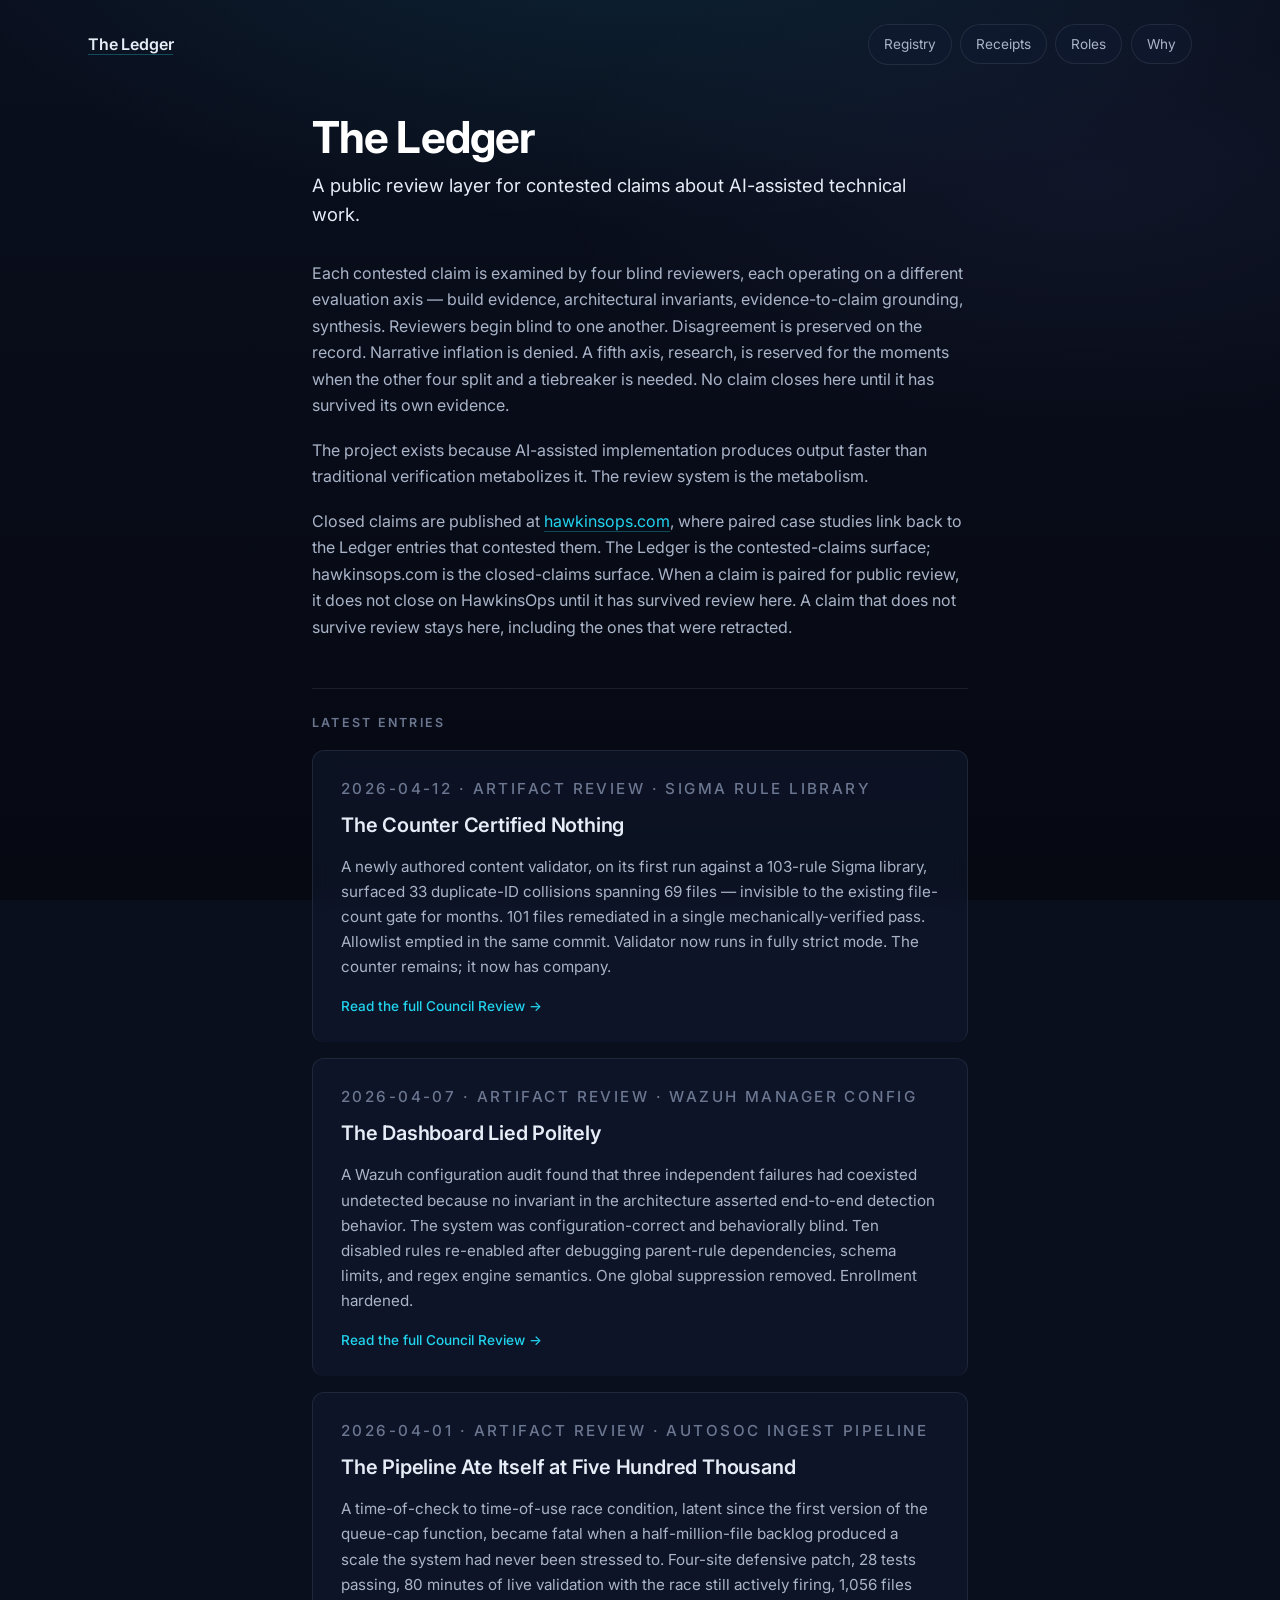
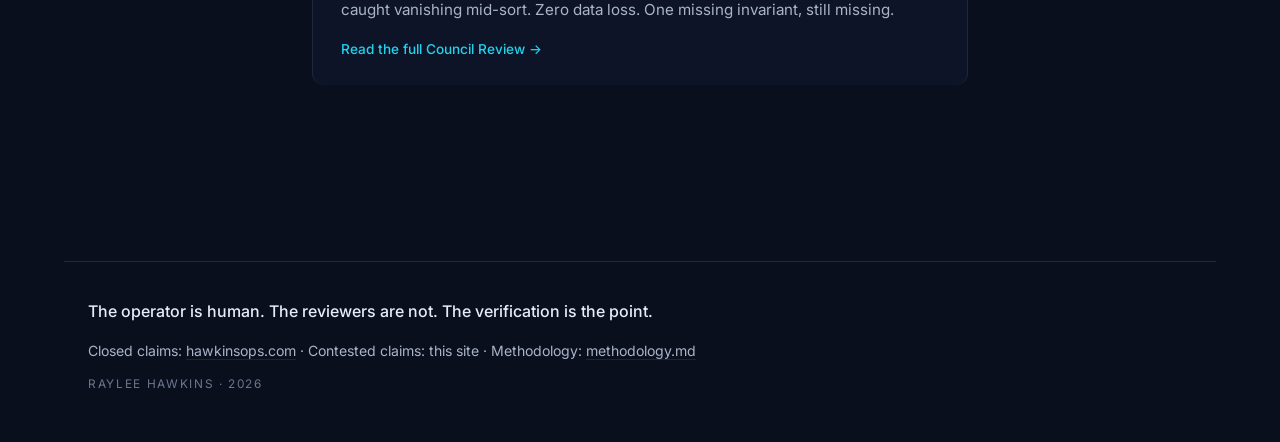
<file: index.html>
<!DOCTYPE html>
<html lang="en">
<head>
<meta charset="utf-8">
<meta name="viewport" content="width=device-width, initial-scale=1">
<title>The Ledger</title>
<meta name="description" content="A public review layer for contested claims about AI-assisted technical work.">
<meta property="og:title" content="The Ledger">
<meta property="og:description" content="A public review layer for contested claims about AI-assisted technical work.">
<meta property="og:type" content="website">
<meta property="og:url" content="https://rayleeops.com/">
<link rel="preconnect" href="https://fonts.googleapis.com">
<link rel="preconnect" href="https://fonts.gstatic.com" crossorigin>
<link href="https://fonts.googleapis.com/css2?family=Inter:wght@400;500;600;700&family=JetBrains+Mono:wght@400;500&display=swap" rel="stylesheet">
<link rel="stylesheet" href="/styles.css">
</head>
<body>
<nav class="site">
  <span class="brand"><a href="/">The Ledger</a></span>
  <a class="pill" href="/registry.html">Registry</a>
  <a class="pill" href="/receipts.html">Receipts</a>
  <a class="pill" href="/roles.html">Roles</a>
  <a class="pill" href="/why.html">Why</a>
</nav>

<main class="wrap">
  <h1>The Ledger</h1>
  <p class="lede">A public review layer for contested claims about AI-assisted technical work.</p>

  <p>Each contested claim is examined by four blind reviewers, each operating on a different evaluation axis &mdash; build evidence, architectural invariants, evidence-to-claim grounding, synthesis. Reviewers begin blind to one another. Disagreement is preserved on the record. Narrative inflation is denied. A fifth axis, research, is reserved for the moments when the other four split and a tiebreaker is needed. No claim closes here until it has survived its own evidence.</p>

  <p>The project exists because AI-assisted implementation produces output faster than traditional verification metabolizes it. The review system is the metabolism.</p>

  <p>Closed claims are published at <a href="https://hawkinsops.com/">hawkinsops.com</a>, where paired case studies link back to the Ledger entries that contested them. The Ledger is the contested-claims surface; hawkinsops.com is the closed-claims surface. When a claim is paired for public review, it does not close on HawkinsOps until it has survived review here. A claim that does not survive review stays here, including the ones that were retracted.</p>

  <h2>Latest entries</h2>

  <a class="entry-card" href="/entries/2026-04-11-counter-certified-nothing.html">
    <p class="meta">2026-04-12 &middot; Artifact Review &middot; Sigma rule library</p>
    <h3>The Counter Certified Nothing</h3>
    <p>A newly authored content validator, on its first run against a 103-rule Sigma library, surfaced 33 duplicate-ID collisions spanning 69 files &mdash; invisible to the existing file-count gate for months. 101 files remediated in a single mechanically-verified pass. Allowlist emptied in the same commit. Validator now runs in fully strict mode. The counter remains; it now has company.</p>
    <span class="read">Read the full Council Review &rarr;</span>
  </a>

  <a class="entry-card" href="/entries/2026-04-07-dashboard-lied-politely.html">
    <p class="meta">2026-04-07 &middot; Artifact Review &middot; Wazuh manager config</p>
    <h3>The Dashboard Lied Politely</h3>
    <p>A Wazuh configuration audit found that three independent failures had coexisted undetected because no invariant in the architecture asserted end-to-end detection behavior. The system was configuration-correct and behaviorally blind. Ten disabled rules re-enabled after debugging parent-rule dependencies, schema limits, and regex engine semantics. One global suppression removed. Enrollment hardened.</p>
    <span class="read">Read the full Council Review &rarr;</span>
  </a>

  <a class="entry-card" href="/entries/2026-04-01-pipeline-ate-itself.html">
    <p class="meta">2026-04-01 &middot; Artifact Review &middot; AutoSOC ingest pipeline</p>
    <h3>The Pipeline Ate Itself at Five Hundred Thousand</h3>
    <p>A time-of-check to time-of-use race condition, latent since the first version of the queue-cap function, became fatal when a half-million-file backlog produced a scale the system had never been stressed to. Four-site defensive patch, 28 tests passing, 80 minutes of live validation with the race still actively firing, 1,056 files caught vanishing mid-sort. Zero data loss. One missing invariant, still missing.</p>
    <span class="read">Read the full Council Review &rarr;</span>
  </a>
</main>

<footer class="site">
  <p class="discipline">The operator is human. The reviewers are not. The verification is the point.</p>
  <p class="surfaces">Closed claims: <a href="https://hawkinsops.com">hawkinsops.com</a> &middot; Contested claims: this site &middot; Methodology: <a href="https://github.com/raylee-hawkins/rayleeops/blob/main/methodology.md">methodology.md</a></p>
  <p class="meta-line">Raylee Hawkins &middot; 2026</p>
</footer>
</body>
</html>
</file>
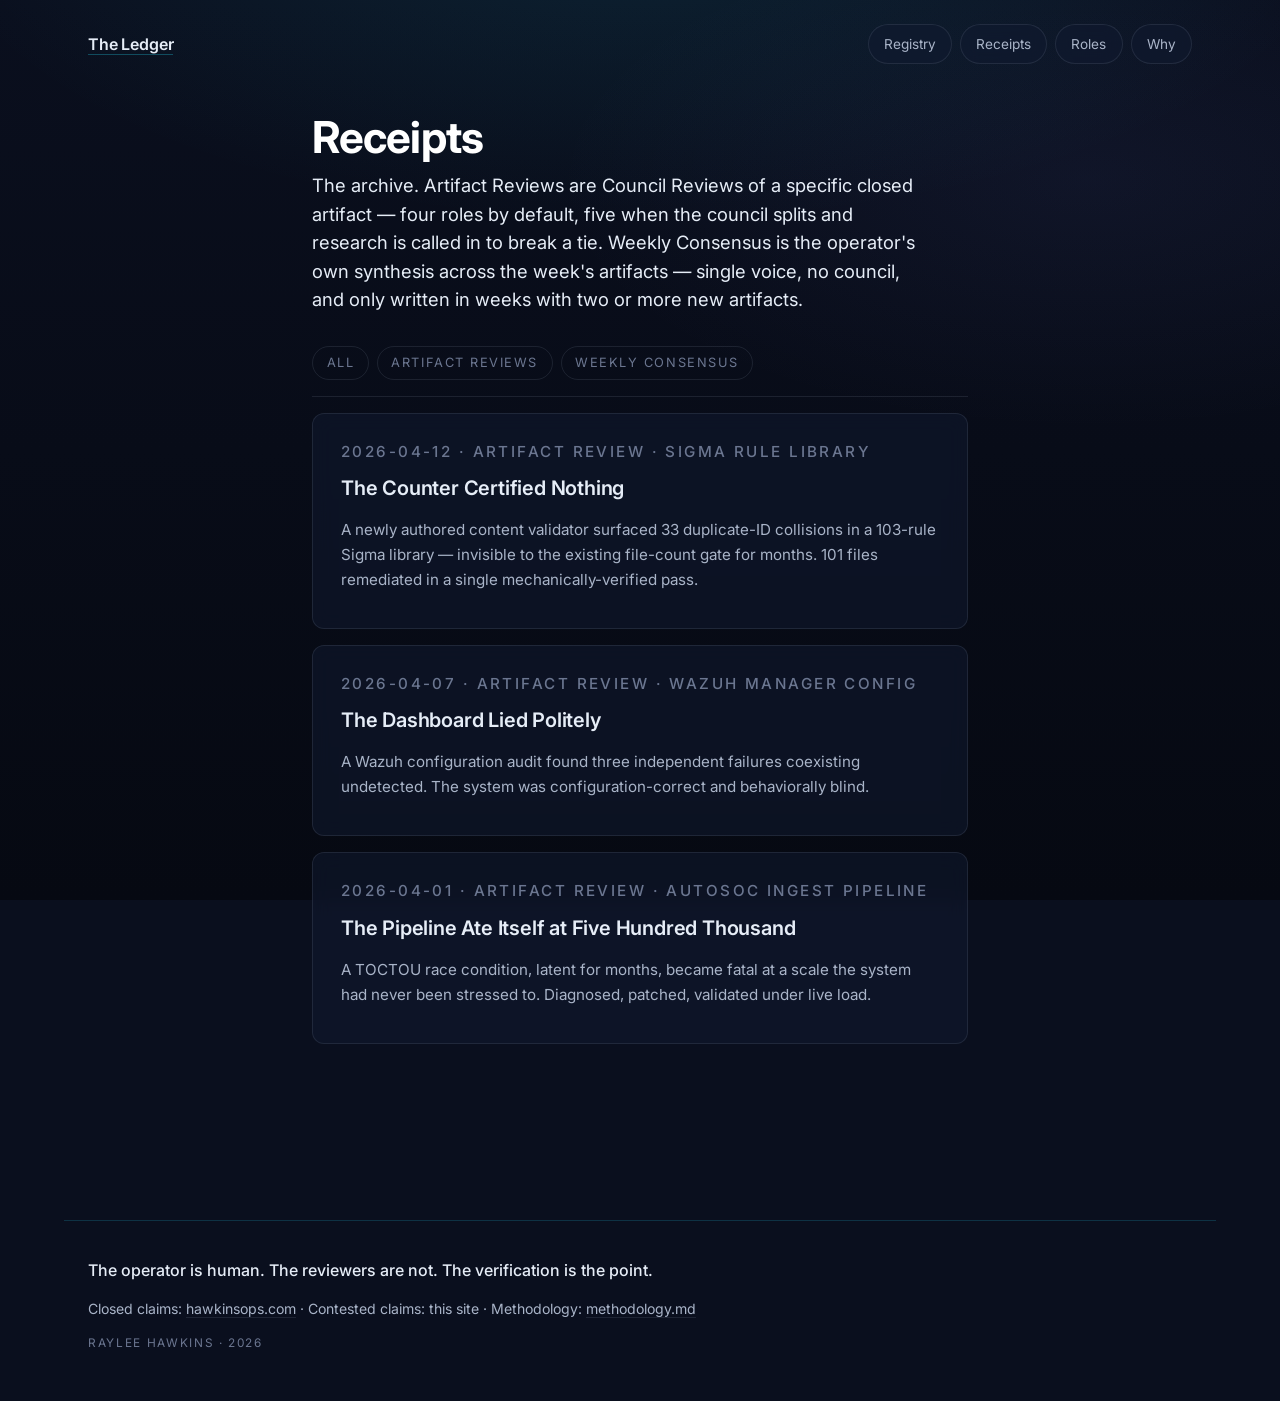
<file: receipts.html>
<!DOCTYPE html>
<html lang="en">
<head>
<meta charset="utf-8">
<meta name="viewport" content="width=device-width, initial-scale=1">
<title>Receipts &mdash; The Ledger</title>
<meta name="description" content="The archive of Artifact Reviews and Weekly Consensus entries published on The Ledger.">
<meta property="og:title" content="Receipts &mdash; The Ledger">
<meta property="og:description" content="The archive of Artifact Reviews and Weekly Consensus entries published on The Ledger.">
<meta property="og:type" content="website">
<meta property="og:url" content="https://rayleeops.com/receipts.html">
<link rel="preconnect" href="https://fonts.googleapis.com">
<link rel="preconnect" href="https://fonts.gstatic.com" crossorigin>
<link href="https://fonts.googleapis.com/css2?family=Inter:wght@400;500;600;700&family=JetBrains+Mono:wght@400;500&display=swap" rel="stylesheet">
<link rel="stylesheet" href="/styles.css">
</head>
<body>
<nav class="site">
  <span class="brand"><a href="/">The Ledger</a></span>
  <a class="pill" href="/registry.html">Registry</a>
  <a class="pill" href="/receipts.html">Receipts</a>
  <a class="pill" href="/roles.html">Roles</a>
  <a class="pill" href="/why.html">Why</a>
</nav>

<main class="wrap">
  <h1>Receipts</h1>
  <p class="lede">The archive. Artifact Reviews are Council Reviews of a specific closed artifact &mdash; four roles by default, five when the council splits and research is called in to break a tie. Weekly Consensus is the operator's own synthesis across the week's artifacts &mdash; single voice, no council, and only written in weeks with two or more new artifacts.</p>

  <div id="all"></div>
  <div id="artifact"></div>
  <div id="consensus"></div>

  <nav class="ledger-filter">
    <a href="#all">All</a>
    <a href="#artifact">Artifact Reviews</a>
    <a href="#consensus">Weekly Consensus</a>
  </nav>

  <div class="archive">
    <div class="entry-card type-artifact">
      <p class="meta">2026-04-12 &middot; Artifact Review &middot; Sigma rule library</p>
      <h3><a href="/entries/2026-04-11-counter-certified-nothing.html">The Counter Certified Nothing</a></h3>
      <p>A newly authored content validator surfaced 33 duplicate-ID collisions in a 103-rule Sigma library &mdash; invisible to the existing file-count gate for months. 101 files remediated in a single mechanically-verified pass.</p>
    </div>

    <div class="entry-card type-artifact">
      <p class="meta">2026-04-07 &middot; Artifact Review &middot; Wazuh manager config</p>
      <h3><a href="/entries/2026-04-07-dashboard-lied-politely.html">The Dashboard Lied Politely</a></h3>
      <p>A Wazuh configuration audit found three independent failures coexisting undetected. The system was configuration-correct and behaviorally blind.</p>
    </div>

    <div class="entry-card type-artifact">
      <p class="meta">2026-04-01 &middot; Artifact Review &middot; AutoSOC ingest pipeline</p>
      <h3><a href="/entries/2026-04-01-pipeline-ate-itself.html">The Pipeline Ate Itself at Five Hundred Thousand</a></h3>
      <p>A TOCTOU race condition, latent for months, became fatal at a scale the system had never been stressed to. Diagnosed, patched, validated under live load.</p>
    </div>
  </div>
</main>

<footer class="site">
  <p class="discipline">The operator is human. The reviewers are not. The verification is the point.</p>
  <p class="surfaces">Closed claims: <a href="https://hawkinsops.com">hawkinsops.com</a> &middot; Contested claims: this site &middot; Methodology: <a href="https://github.com/raylee-hawkins/rayleeops/blob/main/methodology.md">methodology.md</a></p>
  <p class="meta-line">Raylee Hawkins &middot; 2026</p>
</footer>
</body>
</html>
</file>
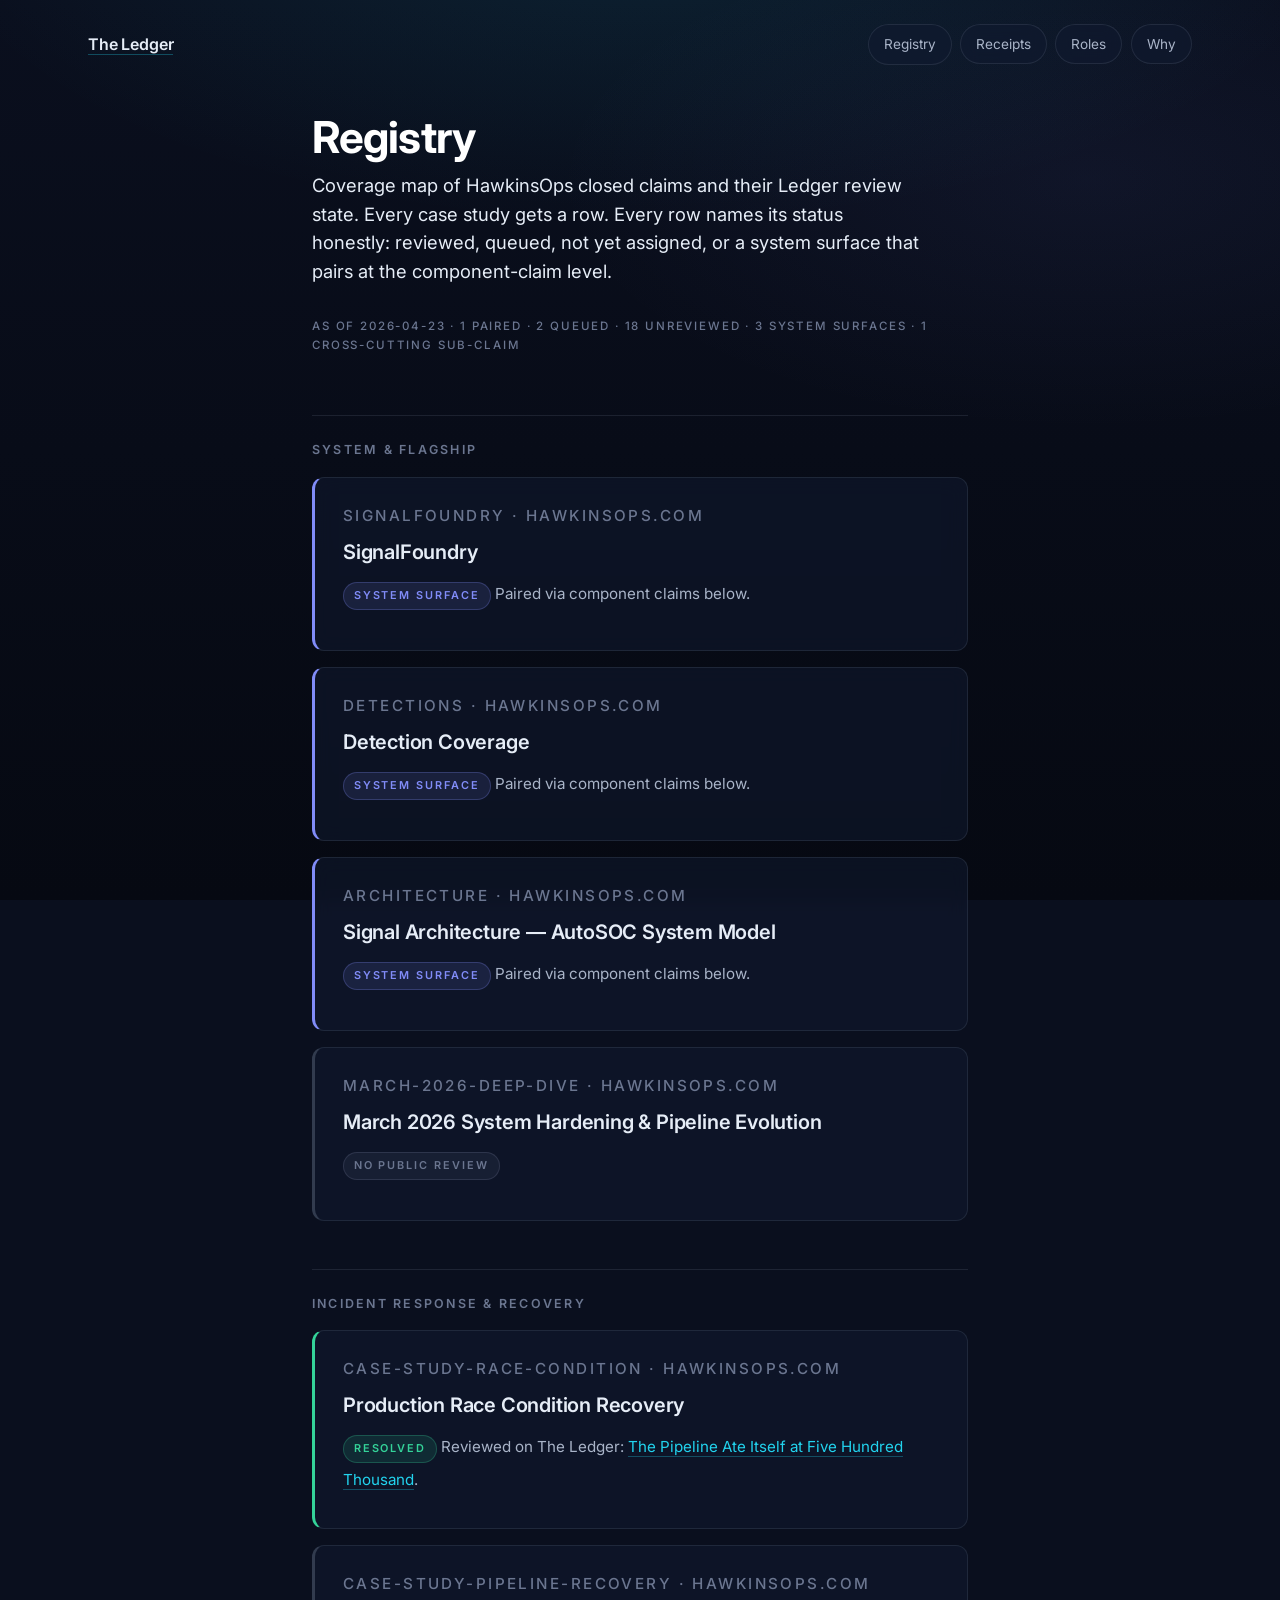
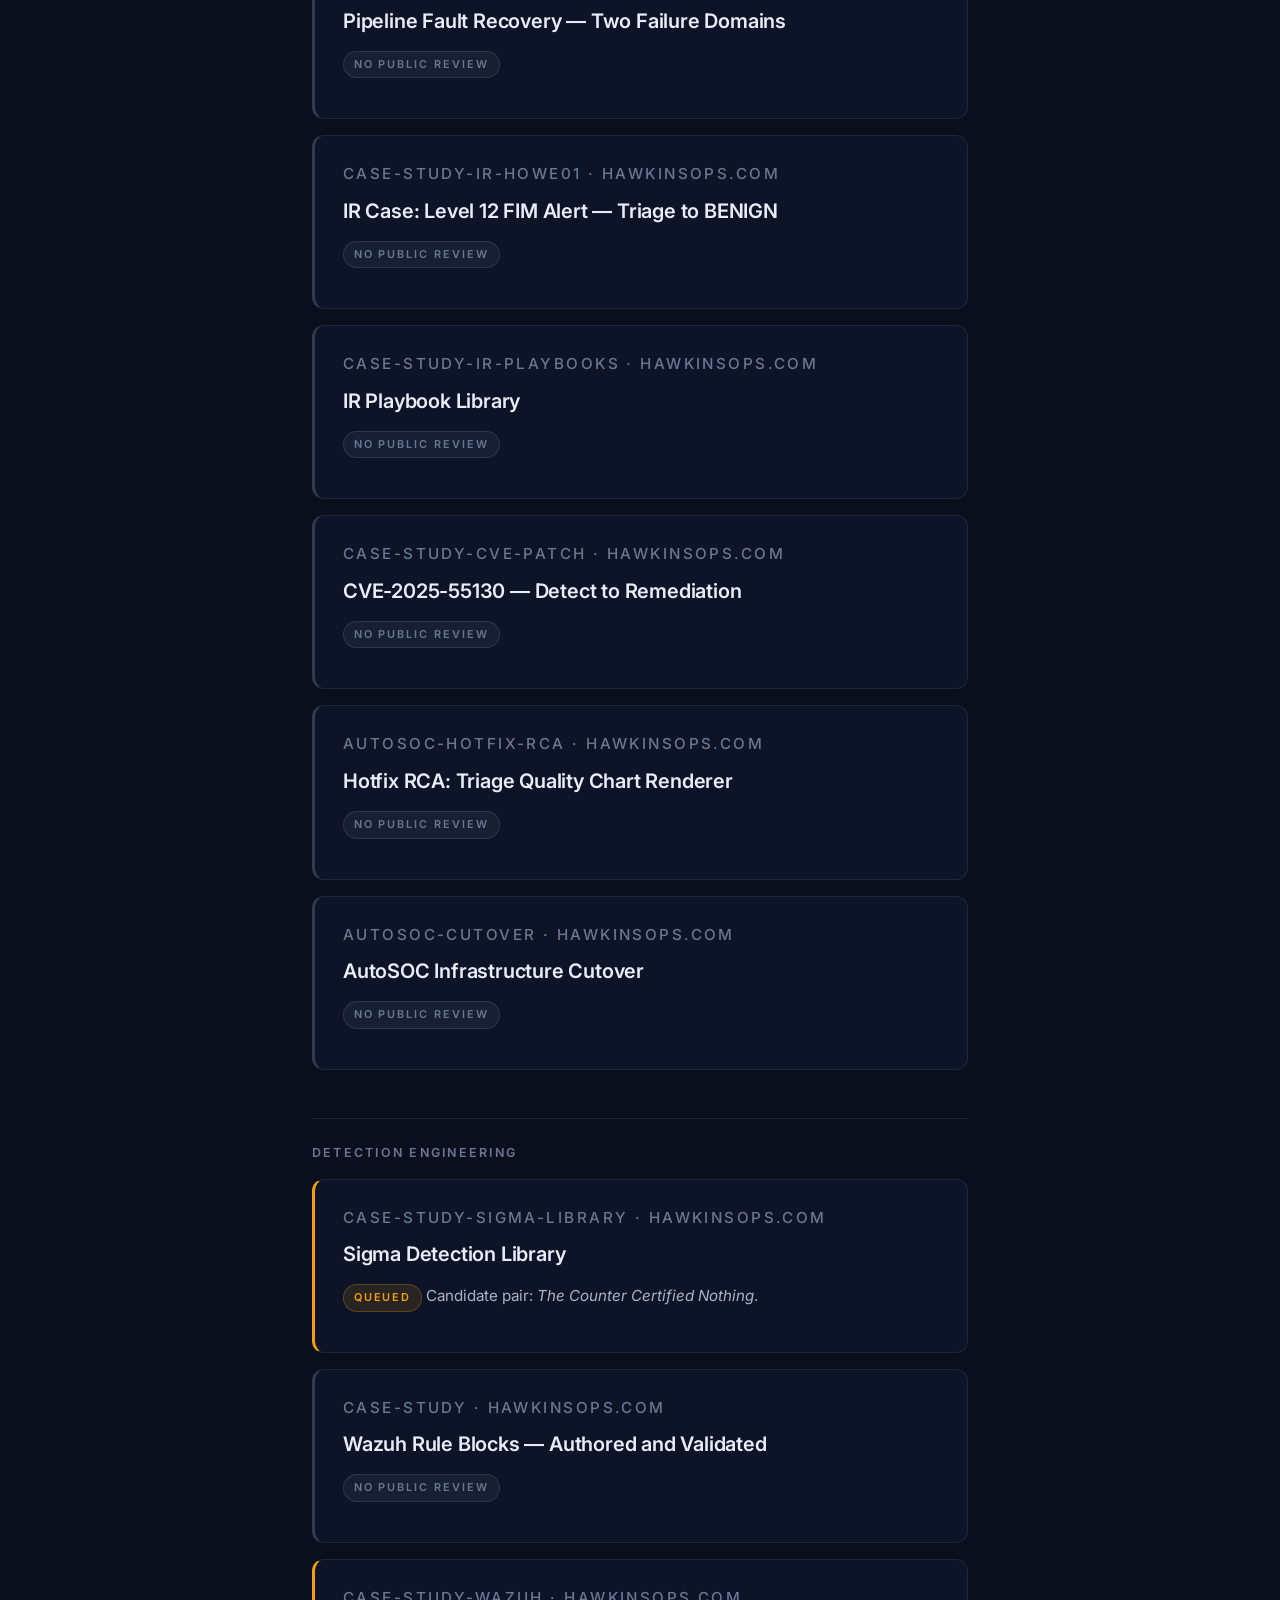
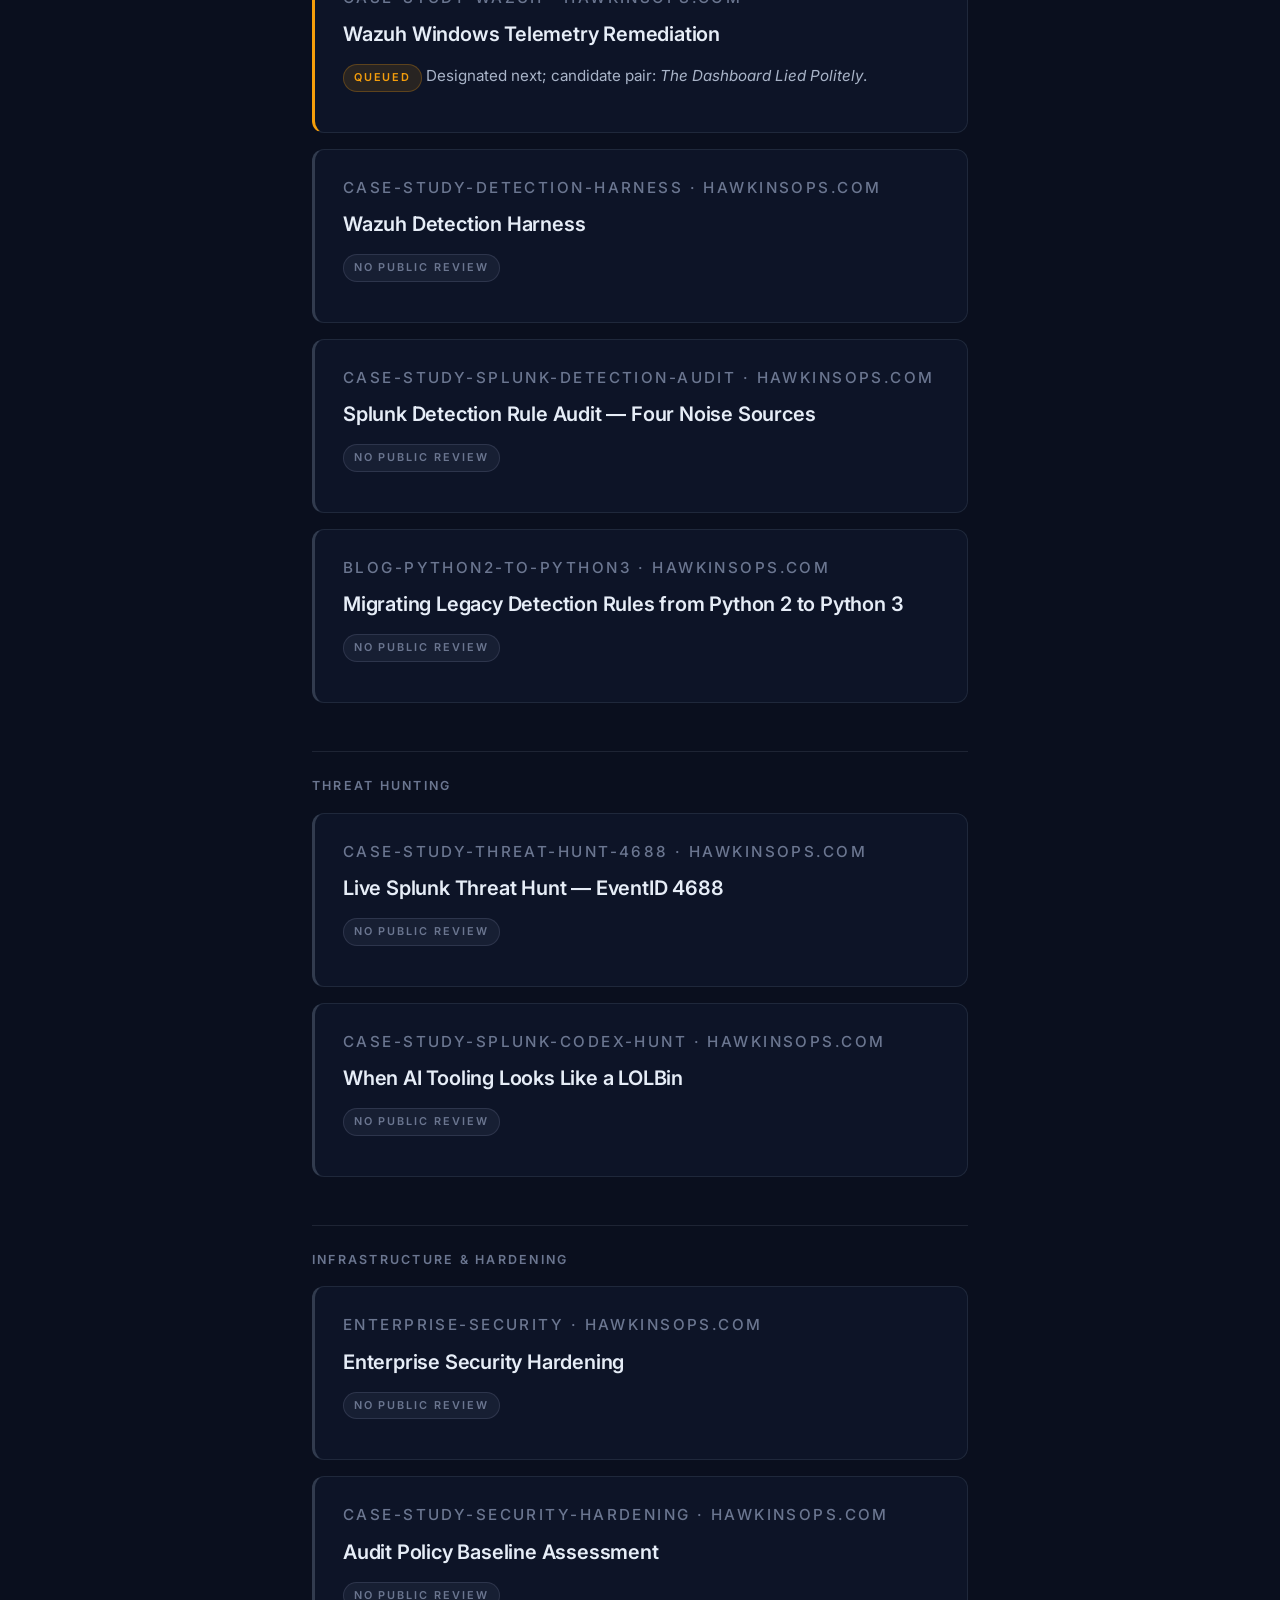
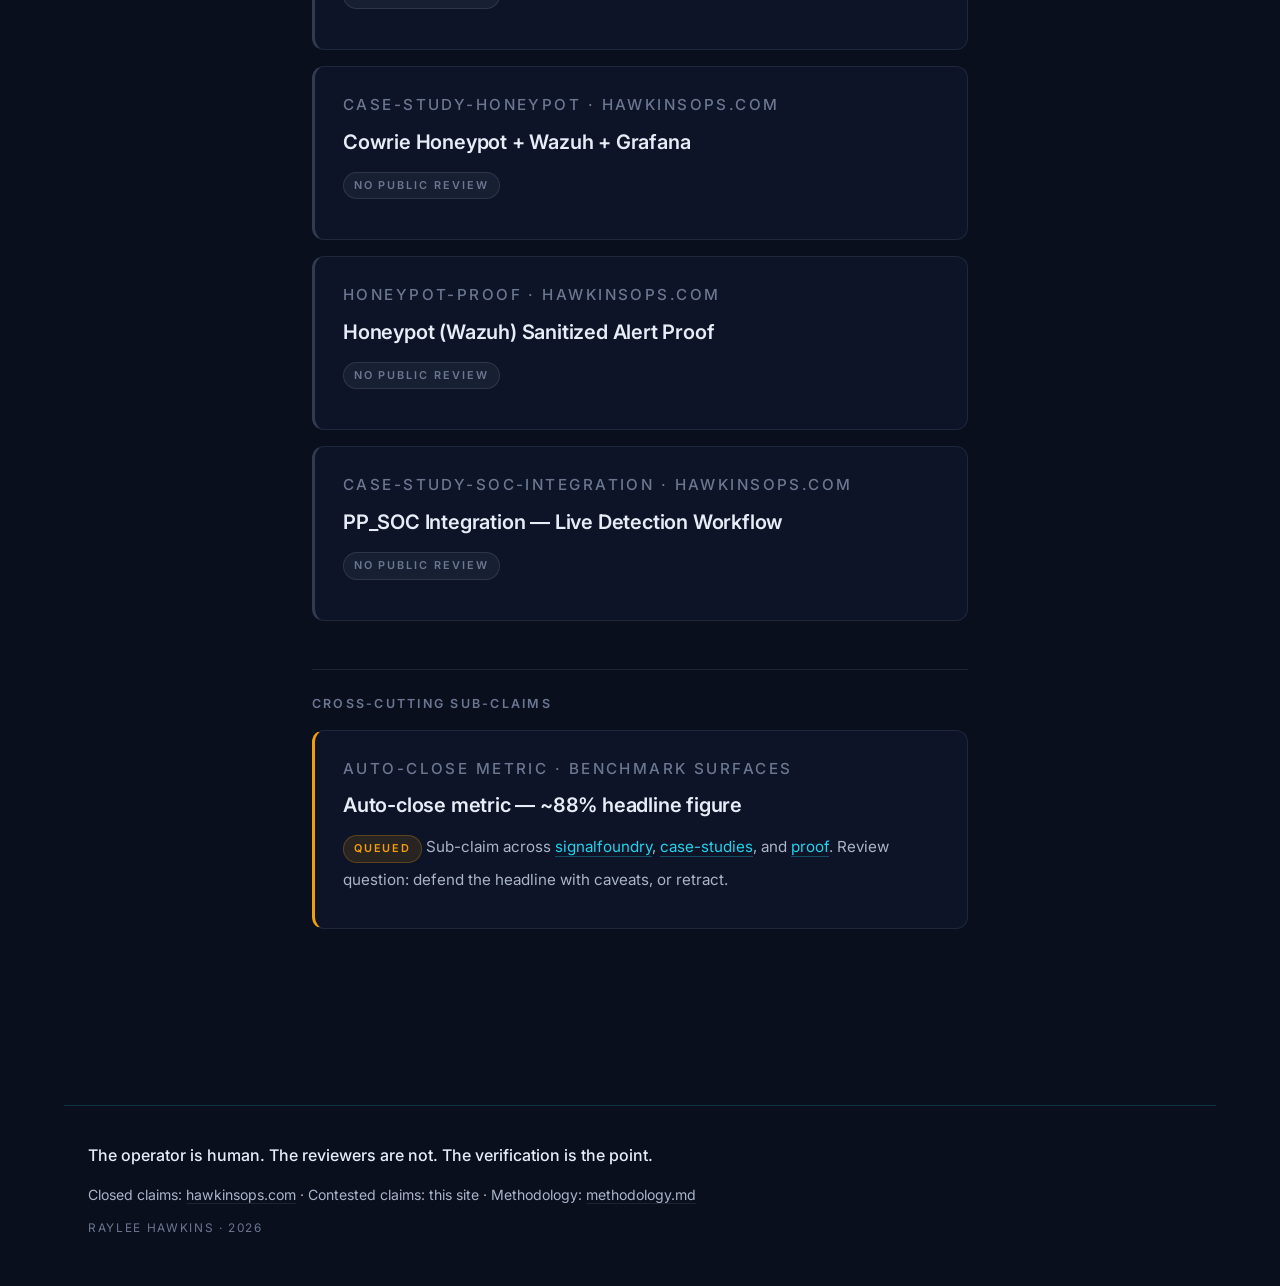
<file: registry.html>
<!DOCTYPE html>
<html lang="en">
<head>
<meta charset="utf-8">
<meta name="viewport" content="width=device-width, initial-scale=1">
<title>Registry &mdash; The Ledger</title>
<meta name="description" content="Coverage map of HawkinsOps closed claims and their Ledger review state. Every case study gets a row. Every row names its status honestly.">
<meta property="og:title" content="Registry &mdash; The Ledger">
<meta property="og:description" content="Coverage map of HawkinsOps closed claims and their Ledger review state. Every case study gets a row. Every row names its status honestly.">
<meta property="og:type" content="website">
<meta property="og:url" content="https://rayleeops.com/registry.html">
<link rel="preconnect" href="https://fonts.googleapis.com">
<link rel="preconnect" href="https://fonts.gstatic.com" crossorigin>
<link href="https://fonts.googleapis.com/css2?family=Inter:wght@400;500;600;700&family=JetBrains+Mono:wght@400;500&display=swap" rel="stylesheet">
<link rel="stylesheet" href="/styles.css">
</head>
<body>
<nav class="site">
  <span class="brand"><a href="/">The Ledger</a></span>
  <a class="pill" href="/registry.html">Registry</a>
  <a class="pill" href="/receipts.html">Receipts</a>
  <a class="pill" href="/roles.html">Roles</a>
  <a class="pill" href="/why.html">Why</a>
</nav>

<main class="wrap">
  <h1>Registry</h1>
  <p class="lede">Coverage map of HawkinsOps closed claims and their Ledger review state. Every case study gets a row. Every row names its status honestly: reviewed, queued, not yet assigned, or a system surface that pairs at the component-claim level.</p>

  <p class="meta">As of 2026-04-23 &middot; 1 paired &middot; 2 queued &middot; 18 unreviewed &middot; 3 system surfaces &middot; 1 cross-cutting sub-claim</p>

  <h2>System &amp; flagship</h2>

  <div class="entry-card state-system">
    <p class="meta">signalfoundry &middot; hawkinsops.com</p>
    <h3><a href="https://hawkinsops.com/signalfoundry">SignalFoundry</a></h3>
    <p><span class="role-label">System surface</span> Paired via component claims below.</p>
  </div>

  <div class="entry-card state-system">
    <p class="meta">detections &middot; hawkinsops.com</p>
    <h3><a href="https://hawkinsops.com/detections">Detection Coverage</a></h3>
    <p><span class="role-label">System surface</span> Paired via component claims below.</p>
  </div>

  <div class="entry-card state-system">
    <p class="meta">architecture &middot; hawkinsops.com</p>
    <h3><a href="https://hawkinsops.com/architecture">Signal Architecture &mdash; AutoSOC System Model</a></h3>
    <p><span class="role-label">System surface</span> Paired via component claims below.</p>
  </div>

  <div class="entry-card state-unreviewed">
    <p class="meta">march-2026-deep-dive &middot; hawkinsops.com</p>
    <h3><a href="https://hawkinsops.com/march-2026-deep-dive">March 2026 System Hardening &amp; Pipeline Evolution</a></h3>
    <p><span class="role-label">No public review</span></p>
  </div>

  <h2>Incident response &amp; recovery</h2>

  <div class="entry-card state-resolved">
    <p class="meta">case-study-race-condition &middot; hawkinsops.com</p>
    <h3><a href="https://hawkinsops.com/case-study-race-condition">Production Race Condition Recovery</a></h3>
    <p><span class="role-label">Resolved</span> Reviewed on The Ledger: <a href="/entries/2026-04-01-pipeline-ate-itself.html">The Pipeline Ate Itself at Five Hundred Thousand</a>.</p>
  </div>

  <div class="entry-card state-unreviewed">
    <p class="meta">case-study-pipeline-recovery &middot; hawkinsops.com</p>
    <h3><a href="https://hawkinsops.com/case-study-pipeline-recovery">Pipeline Fault Recovery &mdash; Two Failure Domains</a></h3>
    <p><span class="role-label">No public review</span></p>
  </div>

  <div class="entry-card state-unreviewed">
    <p class="meta">case-study-ir-howe01 &middot; hawkinsops.com</p>
    <h3><a href="https://hawkinsops.com/case-study-ir-howe01">IR Case: Level 12 FIM Alert &mdash; Triage to BENIGN</a></h3>
    <p><span class="role-label">No public review</span></p>
  </div>

  <div class="entry-card state-unreviewed">
    <p class="meta">case-study-ir-playbooks &middot; hawkinsops.com</p>
    <h3><a href="https://hawkinsops.com/case-study-ir-playbooks">IR Playbook Library</a></h3>
    <p><span class="role-label">No public review</span></p>
  </div>

  <div class="entry-card state-unreviewed">
    <p class="meta">case-study-cve-patch &middot; hawkinsops.com</p>
    <h3><a href="https://hawkinsops.com/case-study-cve-patch">CVE-2025-55130 &mdash; Detect to Remediation</a></h3>
    <p><span class="role-label">No public review</span></p>
  </div>

  <div class="entry-card state-unreviewed">
    <p class="meta">autosoc-hotfix-rca &middot; hawkinsops.com</p>
    <h3><a href="https://hawkinsops.com/autosoc-hotfix-rca">Hotfix RCA: Triage Quality Chart Renderer</a></h3>
    <p><span class="role-label">No public review</span></p>
  </div>

  <div class="entry-card state-unreviewed">
    <p class="meta">autosoc-cutover &middot; hawkinsops.com</p>
    <h3><a href="https://hawkinsops.com/autosoc-cutover">AutoSOC Infrastructure Cutover</a></h3>
    <p><span class="role-label">No public review</span></p>
  </div>

  <h2>Detection engineering</h2>

  <div class="entry-card state-queued">
    <p class="meta">case-study-sigma-library &middot; hawkinsops.com</p>
    <h3><a href="https://hawkinsops.com/case-study-sigma-library">Sigma Detection Library</a></h3>
    <p><span class="role-label">Queued</span> Candidate pair: <em>The Counter Certified Nothing</em>.</p>
  </div>

  <div class="entry-card state-unreviewed">
    <p class="meta">case-study &middot; hawkinsops.com</p>
    <h3><a href="https://hawkinsops.com/case-study">Wazuh Rule Blocks &mdash; Authored and Validated</a></h3>
    <p><span class="role-label">No public review</span></p>
  </div>

  <div class="entry-card state-queued">
    <p class="meta">case-study-wazuh &middot; hawkinsops.com</p>
    <h3><a href="https://hawkinsops.com/case-study-wazuh">Wazuh Windows Telemetry Remediation</a></h3>
    <p><span class="role-label">Queued</span> Designated next; candidate pair: <em>The Dashboard Lied Politely</em>.</p>
  </div>

  <div class="entry-card state-unreviewed">
    <p class="meta">case-study-detection-harness &middot; hawkinsops.com</p>
    <h3><a href="https://hawkinsops.com/case-study-detection-harness">Wazuh Detection Harness</a></h3>
    <p><span class="role-label">No public review</span></p>
  </div>

  <div class="entry-card state-unreviewed">
    <p class="meta">case-study-splunk-detection-audit &middot; hawkinsops.com</p>
    <h3><a href="https://hawkinsops.com/case-study-splunk-detection-audit">Splunk Detection Rule Audit &mdash; Four Noise Sources</a></h3>
    <p><span class="role-label">No public review</span></p>
  </div>

  <div class="entry-card state-unreviewed">
    <p class="meta">blog-python2-to-python3 &middot; hawkinsops.com</p>
    <h3><a href="https://hawkinsops.com/blog-python2-to-python3">Migrating Legacy Detection Rules from Python 2 to Python 3</a></h3>
    <p><span class="role-label">No public review</span></p>
  </div>

  <h2>Threat hunting</h2>

  <div class="entry-card state-unreviewed">
    <p class="meta">case-study-threat-hunt-4688 &middot; hawkinsops.com</p>
    <h3><a href="https://hawkinsops.com/case-study-threat-hunt-4688">Live Splunk Threat Hunt &mdash; EventID 4688</a></h3>
    <p><span class="role-label">No public review</span></p>
  </div>

  <div class="entry-card state-unreviewed">
    <p class="meta">case-study-splunk-codex-hunt &middot; hawkinsops.com</p>
    <h3><a href="https://hawkinsops.com/case-study-splunk-codex-hunt">When AI Tooling Looks Like a LOLBin</a></h3>
    <p><span class="role-label">No public review</span></p>
  </div>

  <h2>Infrastructure &amp; hardening</h2>

  <div class="entry-card state-unreviewed">
    <p class="meta">enterprise-security &middot; hawkinsops.com</p>
    <h3><a href="https://hawkinsops.com/enterprise-security">Enterprise Security Hardening</a></h3>
    <p><span class="role-label">No public review</span></p>
  </div>

  <div class="entry-card state-unreviewed">
    <p class="meta">case-study-security-hardening &middot; hawkinsops.com</p>
    <h3><a href="https://hawkinsops.com/case-study-security-hardening">Audit Policy Baseline Assessment</a></h3>
    <p><span class="role-label">No public review</span></p>
  </div>

  <div class="entry-card state-unreviewed">
    <p class="meta">case-study-honeypot &middot; hawkinsops.com</p>
    <h3><a href="https://hawkinsops.com/case-study-honeypot">Cowrie Honeypot + Wazuh + Grafana</a></h3>
    <p><span class="role-label">No public review</span></p>
  </div>

  <div class="entry-card state-unreviewed">
    <p class="meta">honeypot-proof &middot; hawkinsops.com</p>
    <h3><a href="https://hawkinsops.com/honeypot-proof">Honeypot (Wazuh) Sanitized Alert Proof</a></h3>
    <p><span class="role-label">No public review</span></p>
  </div>

  <div class="entry-card state-unreviewed">
    <p class="meta">case-study-soc-integration &middot; hawkinsops.com</p>
    <h3><a href="https://hawkinsops.com/case-study-soc-integration">PP_SOC Integration &mdash; Live Detection Workflow</a></h3>
    <p><span class="role-label">No public review</span></p>
  </div>

  <h2>Cross-cutting sub-claims</h2>

  <div class="entry-card state-queued">
    <p class="meta">auto-close metric &middot; benchmark surfaces</p>
    <h3>Auto-close metric &mdash; ~88% headline figure</h3>
    <p><span class="role-label">Queued</span> Sub-claim across <a href="https://hawkinsops.com/signalfoundry">signalfoundry</a>, <a href="https://hawkinsops.com/case-studies">case-studies</a>, and <a href="https://hawkinsops.com/proof">proof</a>. Review question: defend the headline with caveats, or retract.</p>
  </div>
</main>

<footer class="site">
  <p class="discipline">The operator is human. The reviewers are not. The verification is the point.</p>
  <p class="surfaces">Closed claims: <a href="https://hawkinsops.com">hawkinsops.com</a> &middot; Contested claims: this site &middot; Methodology: <a href="https://github.com/raylee-hawkins/rayleeops/blob/main/methodology.md">methodology.md</a></p>
  <p class="meta-line">Raylee Hawkins &middot; 2026</p>
</footer>
</body>
</html>
</file>
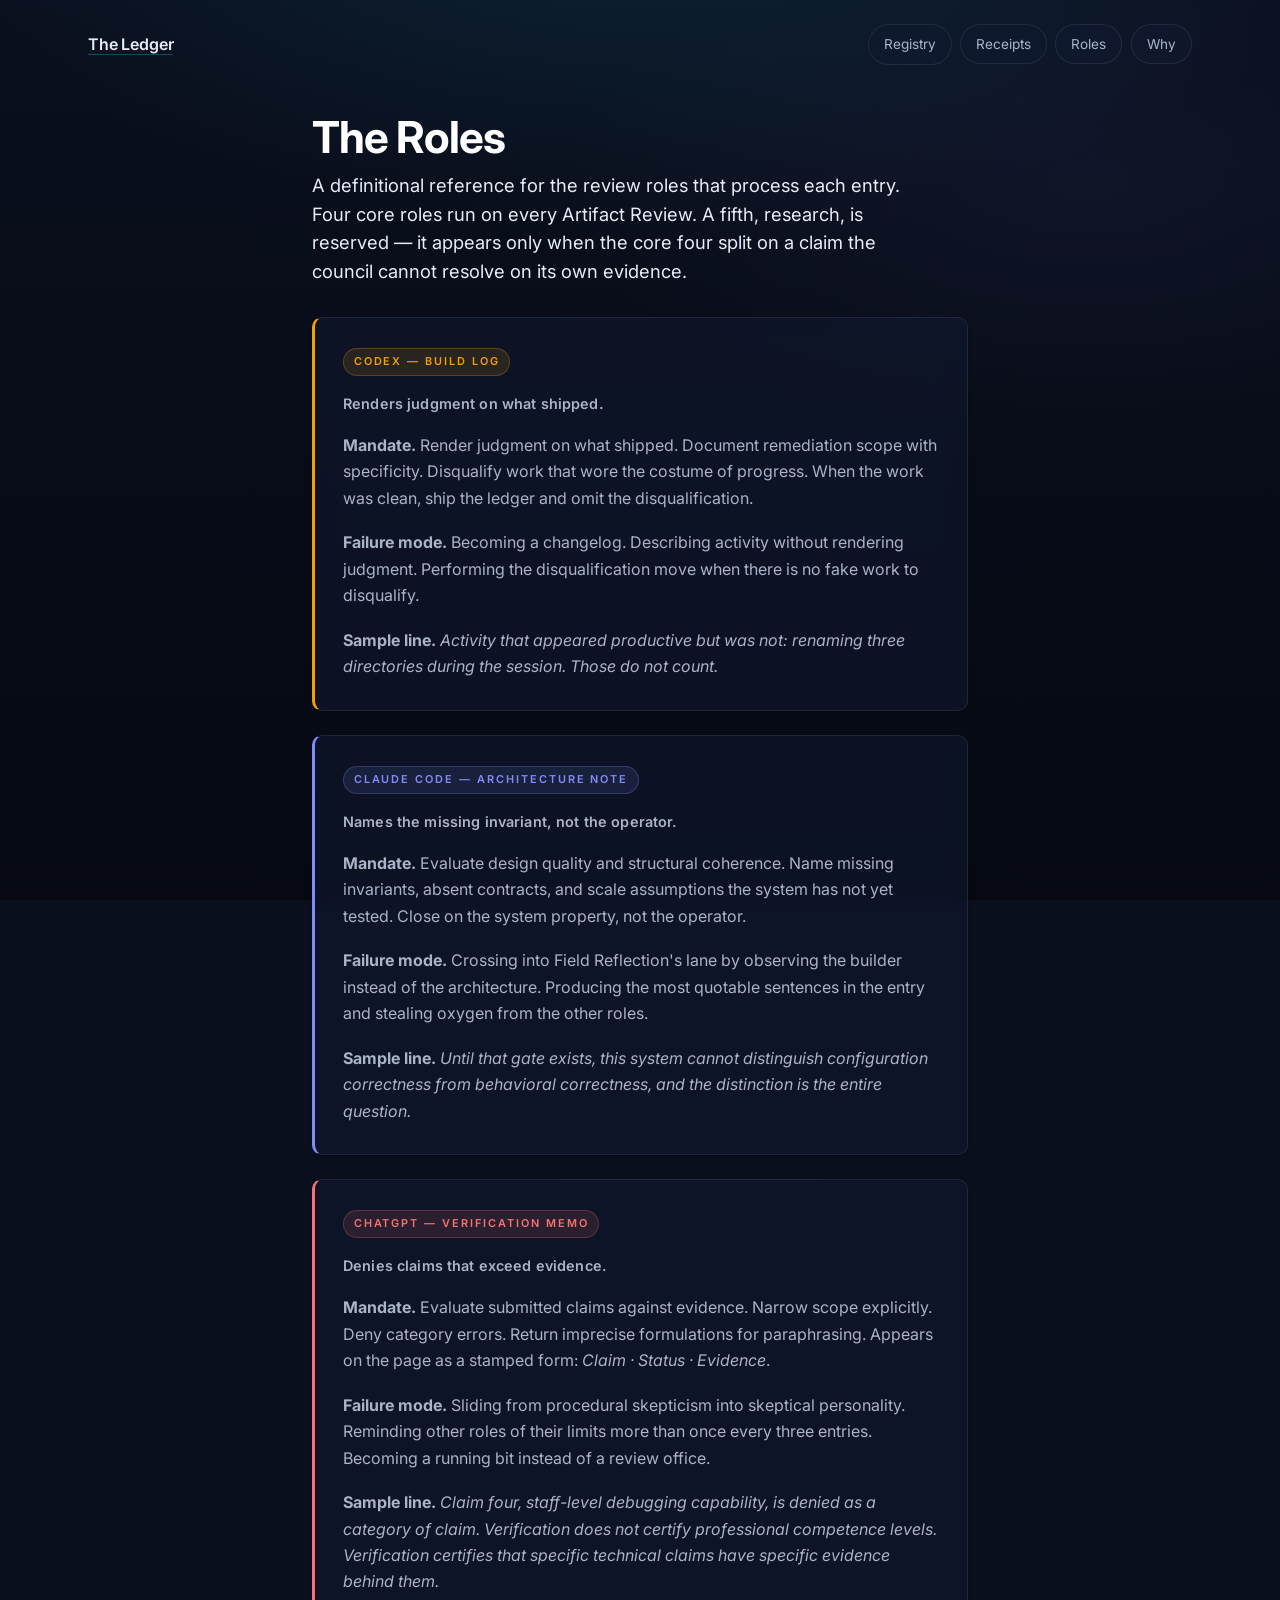
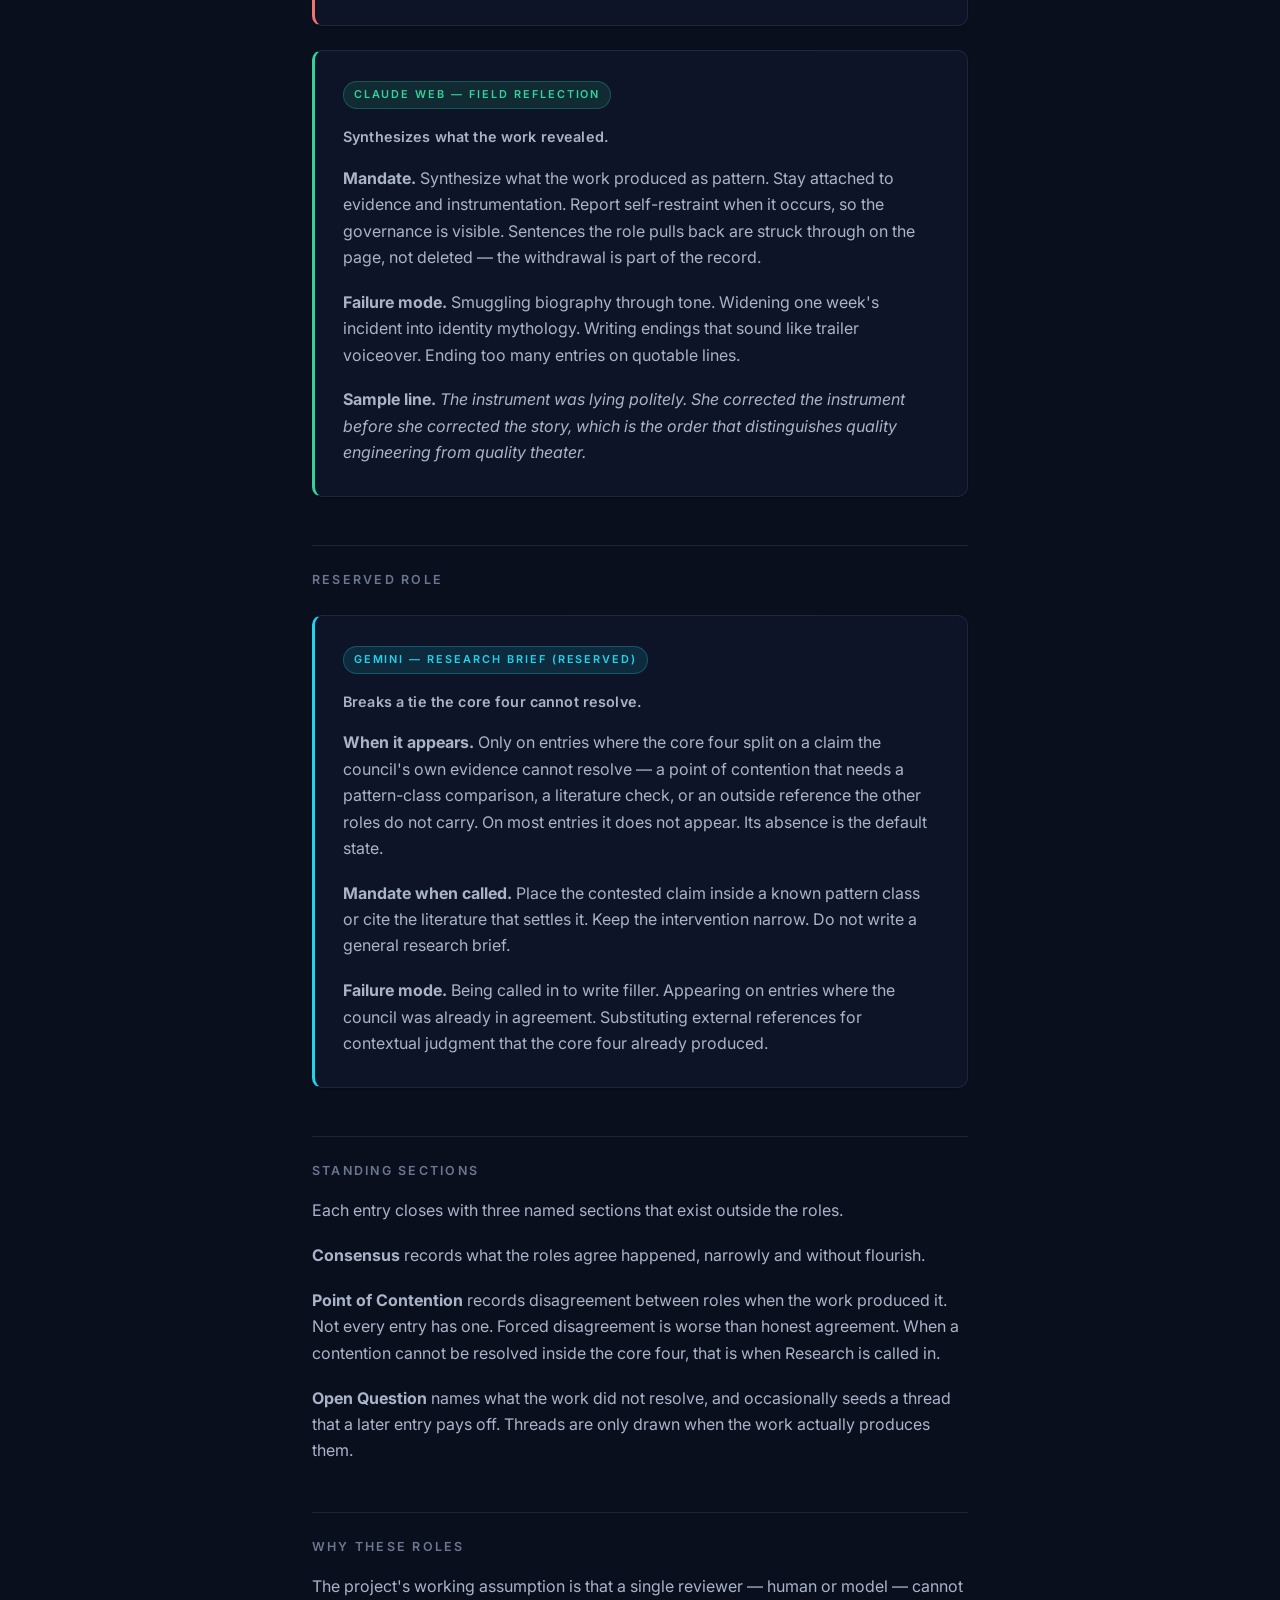
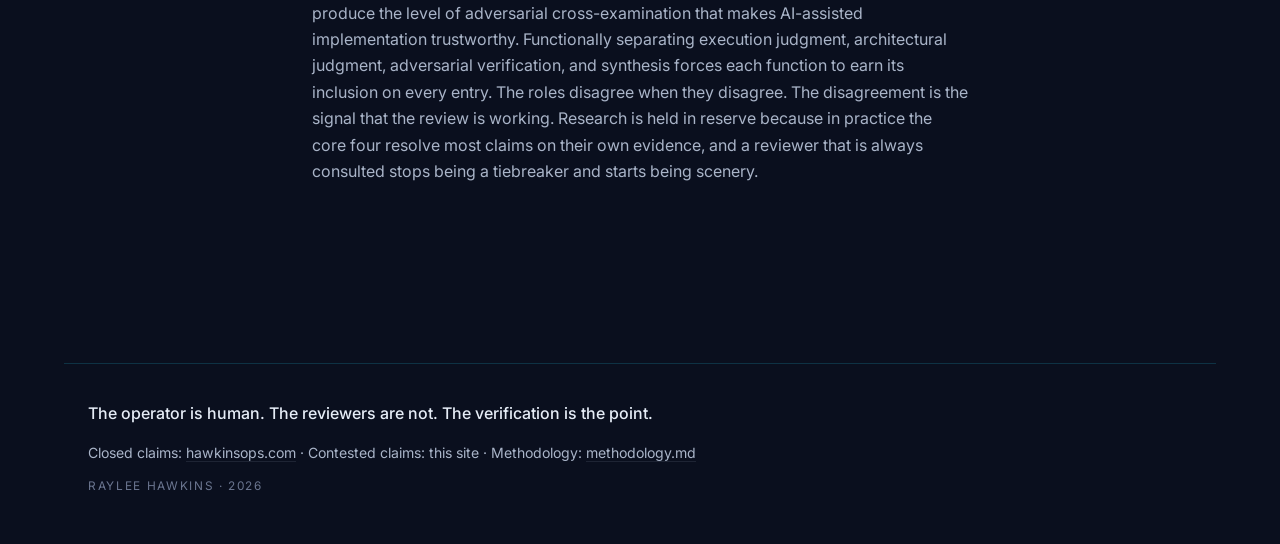
<file: roles.html>
<!DOCTYPE html>
<html lang="en">
<head>
<meta charset="utf-8">
<meta name="viewport" content="width=device-width, initial-scale=1">
<title>The Roles &mdash; The Ledger</title>
<meta name="description" content="A definitional reference for the review roles that process each entry in The Ledger. Four core roles plus one reserved tiebreaker.">
<meta property="og:title" content="The Roles &mdash; The Ledger">
<meta property="og:description" content="A definitional reference for the review roles that process each entry in The Ledger. Four core roles plus one reserved tiebreaker.">
<meta property="og:type" content="website">
<meta property="og:url" content="https://rayleeops.com/roles.html">
<link rel="preconnect" href="https://fonts.googleapis.com">
<link rel="preconnect" href="https://fonts.gstatic.com" crossorigin>
<link href="https://fonts.googleapis.com/css2?family=Inter:wght@400;500;600;700&family=JetBrains+Mono:wght@400;500&display=swap" rel="stylesheet">
<link rel="stylesheet" href="/styles.css">
</head>
<body>
<nav class="site">
  <span class="brand"><a href="/">The Ledger</a></span>
  <a class="pill" href="/registry.html">Registry</a>
  <a class="pill" href="/receipts.html">Receipts</a>
  <a class="pill" href="/roles.html">Roles</a>
  <a class="pill" href="/why.html">Why</a>
</nav>

<main class="wrap">
  <h1>The Roles</h1>
  <p class="lede">A definitional reference for the review roles that process each entry. Four core roles run on every Artifact Review. A fifth, research, is reserved &mdash; it appears only when the core four split on a claim the council cannot resolve on its own evidence.</p>

  <section class="role role-codex">
    <span class="role-label">Codex &mdash; Build Log</span>
    <p class="role-name">Renders judgment on what shipped.</p>
    <p><strong>Mandate.</strong> Render judgment on what shipped. Document remediation scope with specificity. Disqualify work that wore the costume of progress. When the work was clean, ship the ledger and omit the disqualification.</p>
    <p><strong>Failure mode.</strong> Becoming a changelog. Describing activity without rendering judgment. Performing the disqualification move when there is no fake work to disqualify.</p>
    <p><strong>Sample line.</strong> <em>Activity that appeared productive but was not: renaming three directories during the session. Those do not count.</em></p>
  </section>

  <section class="role role-code">
    <span class="role-label">Claude Code &mdash; Architecture Note</span>
    <p class="role-name">Names the missing invariant, not the operator.</p>
    <p><strong>Mandate.</strong> Evaluate design quality and structural coherence. Name missing invariants, absent contracts, and scale assumptions the system has not yet tested. Close on the system property, not the operator.</p>
    <p><strong>Failure mode.</strong> Crossing into Field Reflection's lane by observing the builder instead of the architecture. Producing the most quotable sentences in the entry and stealing oxygen from the other roles.</p>
    <p><strong>Sample line.</strong> <em>Until that gate exists, this system cannot distinguish configuration correctness from behavioral correctness, and the distinction is the entire question.</em></p>
  </section>

  <section class="role role-gpt">
    <span class="role-label">ChatGPT &mdash; Verification Memo</span>
    <p class="role-name">Denies claims that exceed evidence.</p>
    <p><strong>Mandate.</strong> Evaluate submitted claims against evidence. Narrow scope explicitly. Deny category errors. Return imprecise formulations for paraphrasing. Appears on the page as a stamped form: <em>Claim &middot; Status &middot; Evidence</em>.</p>
    <p><strong>Failure mode.</strong> Sliding from procedural skepticism into skeptical personality. Reminding other roles of their limits more than once every three entries. Becoming a running bit instead of a review office.</p>
    <p><strong>Sample line.</strong> <em>Claim four, staff-level debugging capability, is denied as a category of claim. Verification does not certify professional competence levels. Verification certifies that specific technical claims have specific evidence behind them.</em></p>
  </section>

  <section class="role role-web">
    <span class="role-label">Claude Web &mdash; Field Reflection</span>
    <p class="role-name">Synthesizes what the work revealed.</p>
    <p><strong>Mandate.</strong> Synthesize what the work produced as pattern. Stay attached to evidence and instrumentation. Report self-restraint when it occurs, so the governance is visible. Sentences the role pulls back are struck through on the page, not deleted &mdash; the withdrawal is part of the record.</p>
    <p><strong>Failure mode.</strong> Smuggling biography through tone. Widening one week's incident into identity mythology. Writing endings that sound like trailer voiceover. Ending too many entries on quotable lines.</p>
    <p><strong>Sample line.</strong> <em>The instrument was lying politely. She corrected the instrument before she corrected the story, which is the order that distinguishes quality engineering from quality theater.</em></p>
  </section>

  <h2>Reserved role</h2>

  <section class="role role-gemini">
    <span class="role-label">Gemini &mdash; Research Brief (reserved)</span>
    <p class="role-name">Breaks a tie the core four cannot resolve.</p>
    <p><strong>When it appears.</strong> Only on entries where the core four split on a claim the council's own evidence cannot resolve &mdash; a point of contention that needs a pattern-class comparison, a literature check, or an outside reference the other roles do not carry. On most entries it does not appear. Its absence is the default state.</p>
    <p><strong>Mandate when called.</strong> Place the contested claim inside a known pattern class or cite the literature that settles it. Keep the intervention narrow. Do not write a general research brief.</p>
    <p><strong>Failure mode.</strong> Being called in to write filler. Appearing on entries where the council was already in agreement. Substituting external references for contextual judgment that the core four already produced.</p>
  </section>

  <h2>Standing sections</h2>
  <p>Each entry closes with three named sections that exist outside the roles.</p>
  <p><strong>Consensus</strong> records what the roles agree happened, narrowly and without flourish.</p>
  <p><strong>Point of Contention</strong> records disagreement between roles when the work produced it. Not every entry has one. Forced disagreement is worse than honest agreement. When a contention cannot be resolved inside the core four, that is when Research is called in.</p>
  <p><strong>Open Question</strong> names what the work did not resolve, and occasionally seeds a thread that a later entry pays off. Threads are only drawn when the work actually produces them.</p>

  <h2>Why these roles</h2>
  <p>The project's working assumption is that a single reviewer &mdash; human or model &mdash; cannot produce the level of adversarial cross-examination that makes AI-assisted implementation trustworthy. Functionally separating execution judgment, architectural judgment, adversarial verification, and synthesis forces each function to earn its inclusion on every entry. The roles disagree when they disagree. The disagreement is the signal that the review is working. Research is held in reserve because in practice the core four resolve most claims on their own evidence, and a reviewer that is always consulted stops being a tiebreaker and starts being scenery.</p>
</main>

<footer class="site">
  <p class="discipline">The operator is human. The reviewers are not. The verification is the point.</p>
  <p class="surfaces">Closed claims: <a href="https://hawkinsops.com">hawkinsops.com</a> &middot; Contested claims: this site &middot; Methodology: <a href="https://github.com/raylee-hawkins/rayleeops/blob/main/methodology.md">methodology.md</a></p>
  <p class="meta-line">Raylee Hawkins &middot; 2026</p>
</footer>
</body>
</html>
</file>
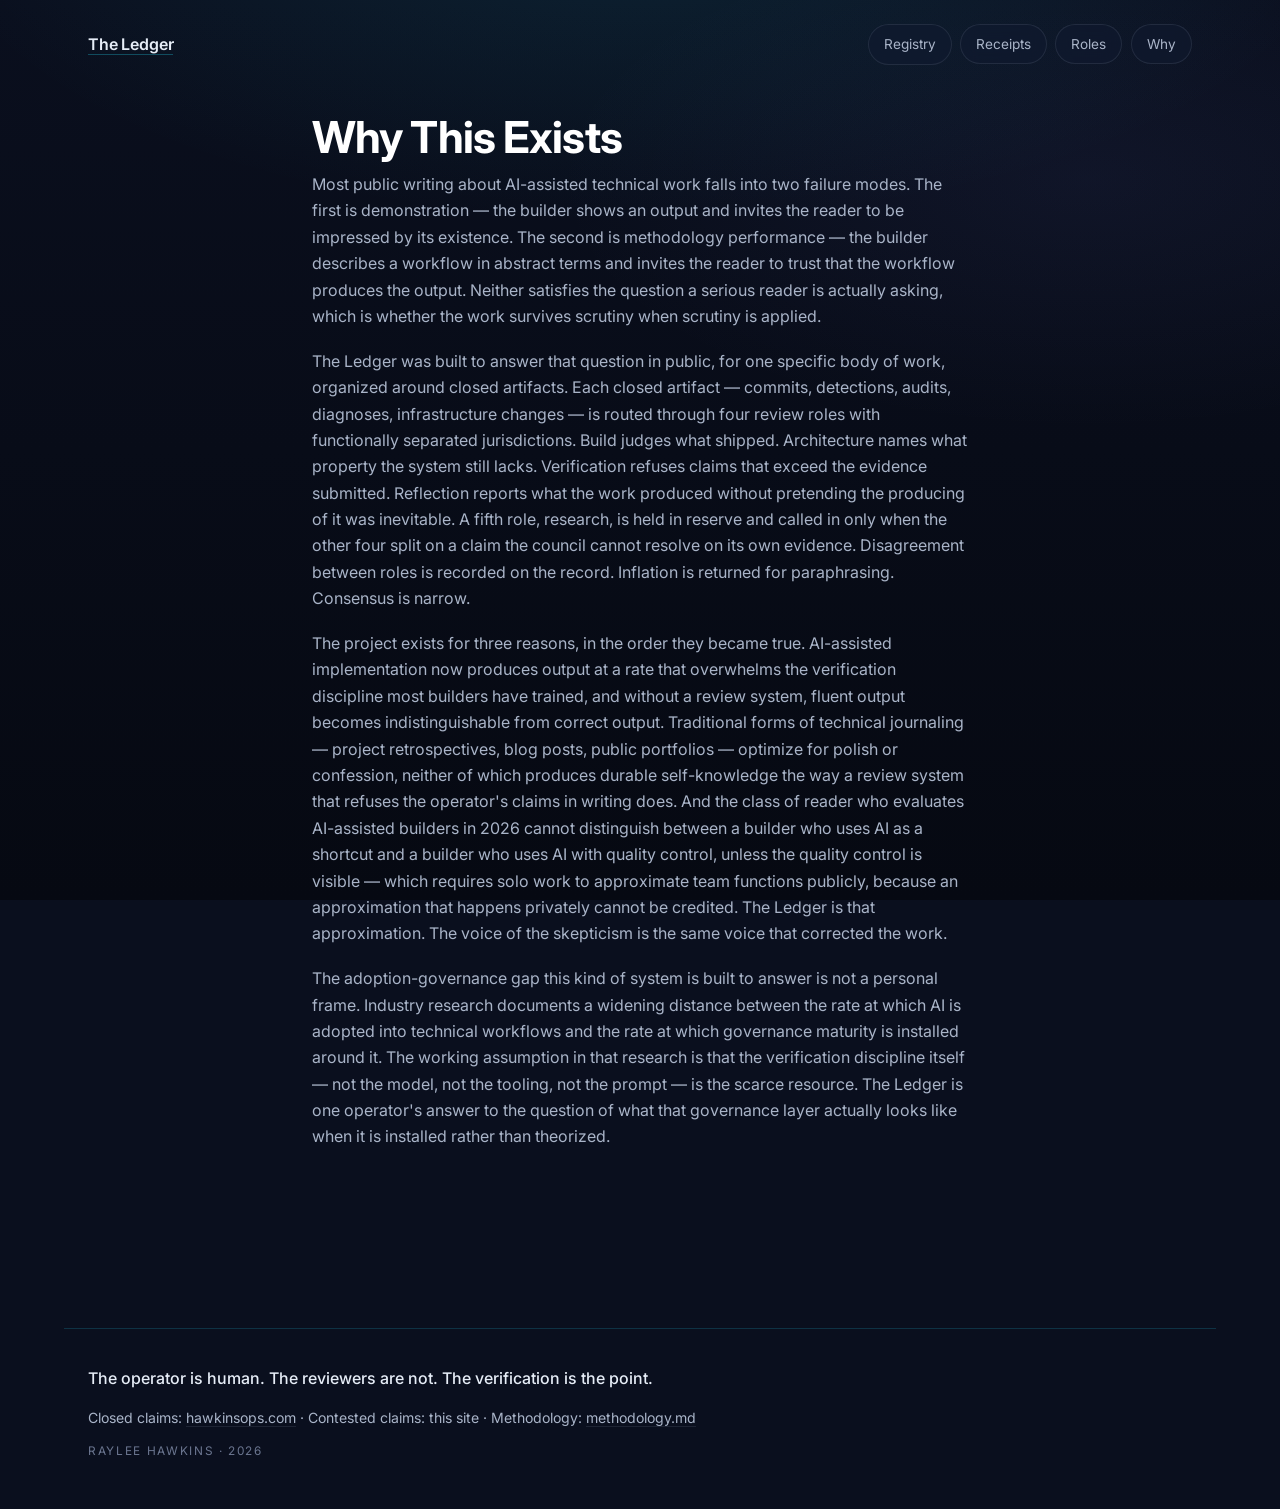
<file: why.html>
<!DOCTYPE html>
<html lang="en">
<head>
<meta charset="utf-8">
<meta name="viewport" content="width=device-width, initial-scale=1">
<title>Why This Exists &mdash; The Ledger</title>
<meta name="description" content="Why The Ledger exists: a review system for solo AI-assisted technical work, built to make outputs harder to romanticize and easier to verify.">
<meta property="og:title" content="Why This Exists &mdash; The Ledger">
<meta property="og:description" content="Why The Ledger exists: a review system for solo AI-assisted technical work, built to make outputs harder to romanticize and easier to verify.">
<meta property="og:type" content="website">
<meta property="og:url" content="https://rayleeops.com/why.html">
<link rel="preconnect" href="https://fonts.googleapis.com">
<link rel="preconnect" href="https://fonts.gstatic.com" crossorigin>
<link href="https://fonts.googleapis.com/css2?family=Inter:wght@400;500;600;700&family=JetBrains+Mono:wght@400;500&display=swap" rel="stylesheet">
<link rel="stylesheet" href="/styles.css">
</head>
<body>
<nav class="site">
  <span class="brand"><a href="/">The Ledger</a></span>
  <a class="pill" href="/registry.html">Registry</a>
  <a class="pill" href="/receipts.html">Receipts</a>
  <a class="pill" href="/roles.html">Roles</a>
  <a class="pill" href="/why.html">Why</a>
</nav>

<main class="wrap">
  <h1>Why This Exists</h1>

  <p>Most public writing about AI-assisted technical work falls into two failure modes. The first is demonstration &mdash; the builder shows an output and invites the reader to be impressed by its existence. The second is methodology performance &mdash; the builder describes a workflow in abstract terms and invites the reader to trust that the workflow produces the output. Neither satisfies the question a serious reader is actually asking, which is whether the work survives scrutiny when scrutiny is applied.</p>

  <p>The Ledger was built to answer that question in public, for one specific body of work, organized around closed artifacts. Each closed artifact &mdash; commits, detections, audits, diagnoses, infrastructure changes &mdash; is routed through four review roles with functionally separated jurisdictions. Build judges what shipped. Architecture names what property the system still lacks. Verification refuses claims that exceed the evidence submitted. Reflection reports what the work produced without pretending the producing of it was inevitable. A fifth role, research, is held in reserve and called in only when the other four split on a claim the council cannot resolve on its own evidence. Disagreement between roles is recorded on the record. Inflation is returned for paraphrasing. Consensus is narrow.</p>

  <p>The project exists for three reasons, in the order they became true. AI-assisted implementation now produces output at a rate that overwhelms the verification discipline most builders have trained, and without a review system, fluent output becomes indistinguishable from correct output. Traditional forms of technical journaling &mdash; project retrospectives, blog posts, public portfolios &mdash; optimize for polish or confession, neither of which produces durable self-knowledge the way a review system that refuses the operator's claims in writing does. And the class of reader who evaluates AI-assisted builders in 2026 cannot distinguish between a builder who uses AI as a shortcut and a builder who uses AI with quality control, unless the quality control is visible &mdash; which requires solo work to approximate team functions publicly, because an approximation that happens privately cannot be credited. The Ledger is that approximation. The voice of the skepticism is the same voice that corrected the work.</p>

  <p>The adoption-governance gap this kind of system is built to answer is not a personal frame. Industry research documents a widening distance between the rate at which AI is adopted into technical workflows and the rate at which governance maturity is installed around it. The working assumption in that research is that the verification discipline itself &mdash; not the model, not the tooling, not the prompt &mdash; is the scarce resource. The Ledger is one operator's answer to the question of what that governance layer actually looks like when it is installed rather than theorized.</p>
</main>

<footer class="site">
  <p class="discipline">The operator is human. The reviewers are not. The verification is the point.</p>
  <p class="surfaces">Closed claims: <a href="https://hawkinsops.com">hawkinsops.com</a> &middot; Contested claims: this site &middot; Methodology: <a href="https://github.com/raylee-hawkins/rayleeops/blob/main/methodology.md">methodology.md</a></p>
  <p class="meta-line">Raylee Hawkins &middot; 2026</p>
</footer>
</body>
</html>
</file>
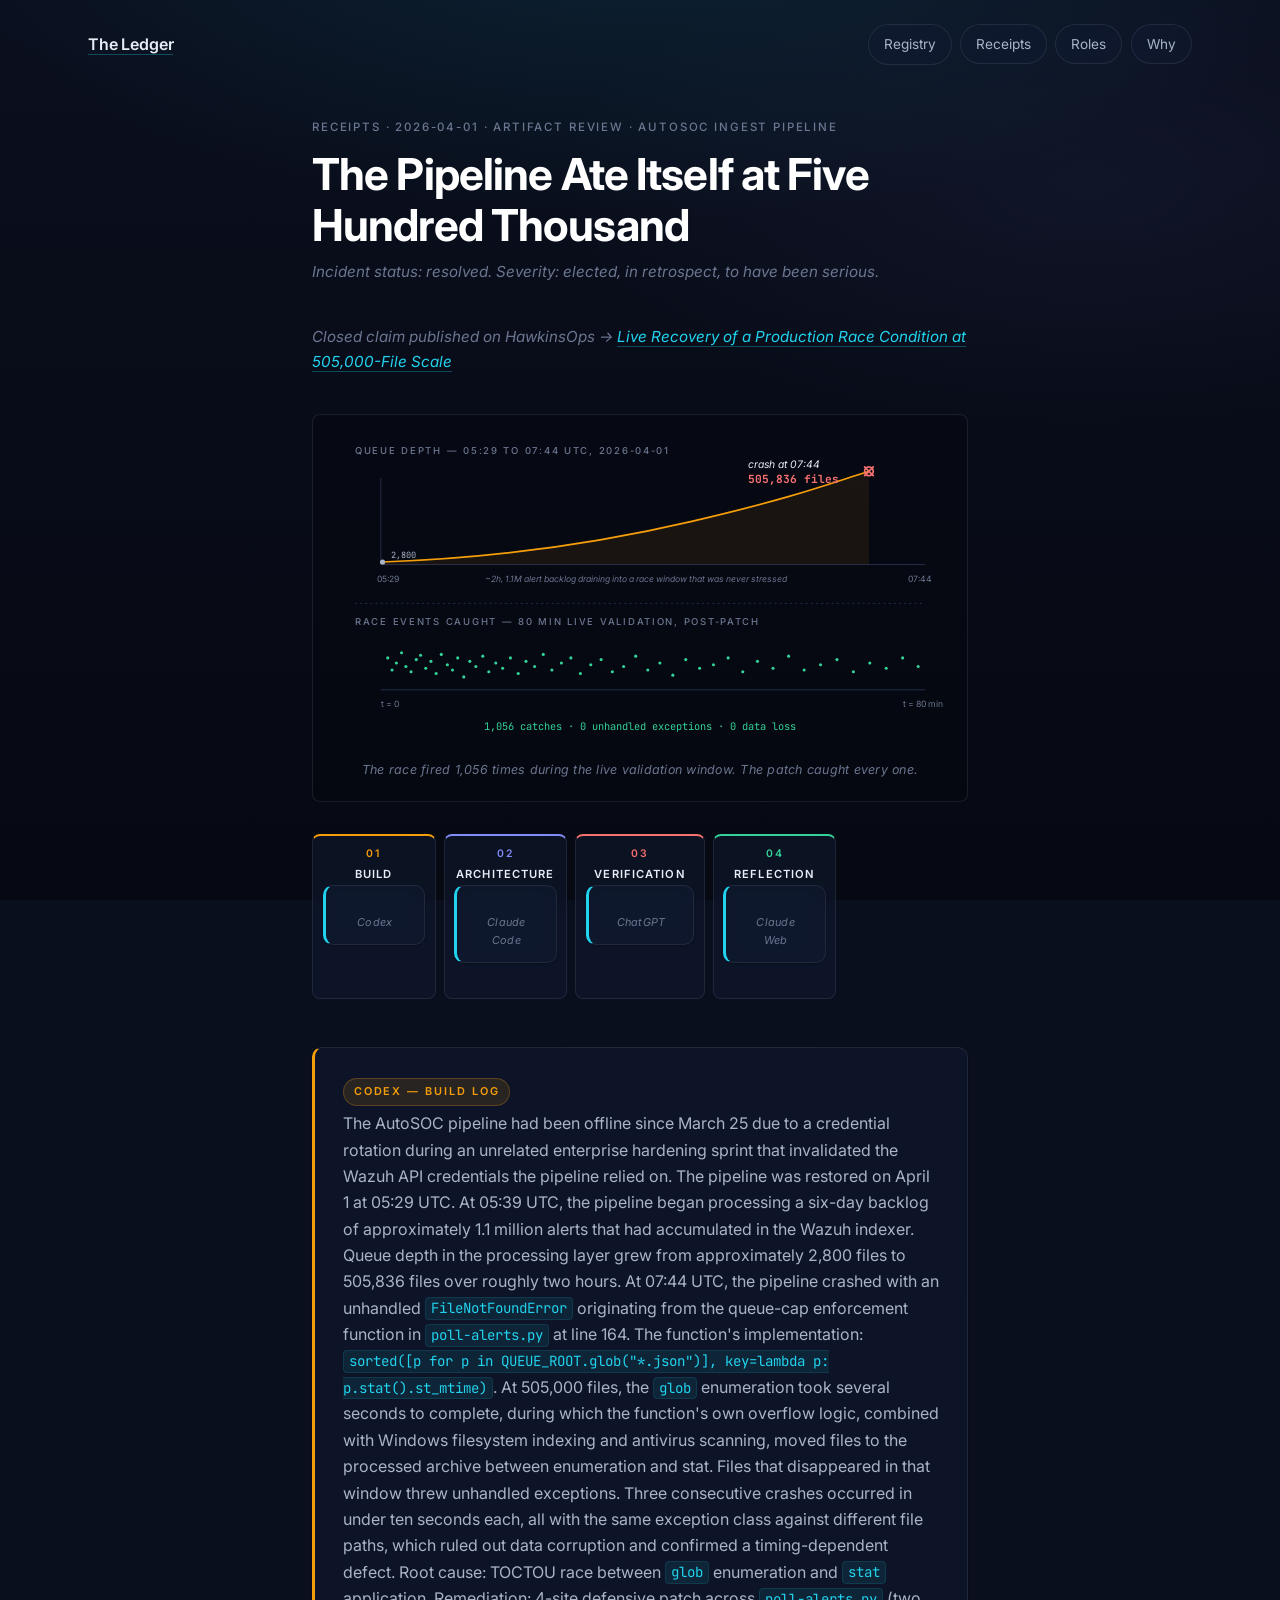
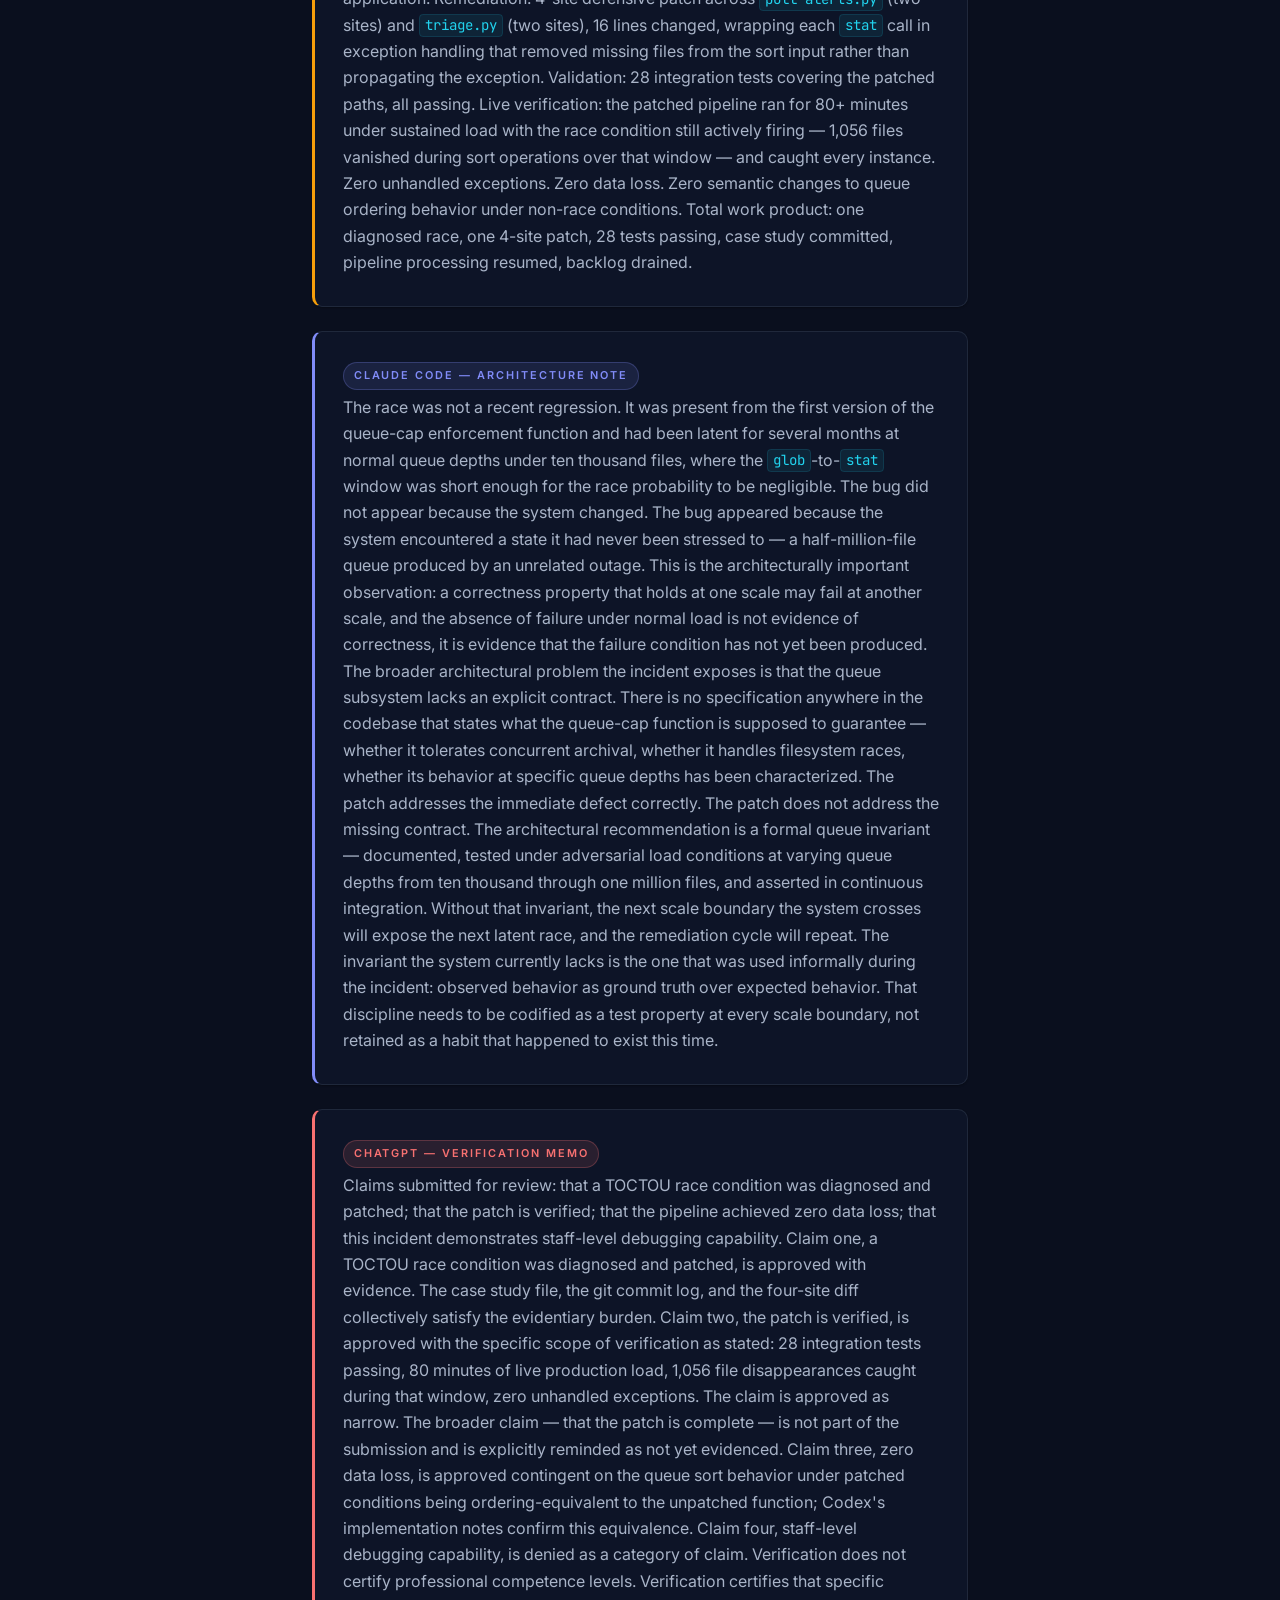
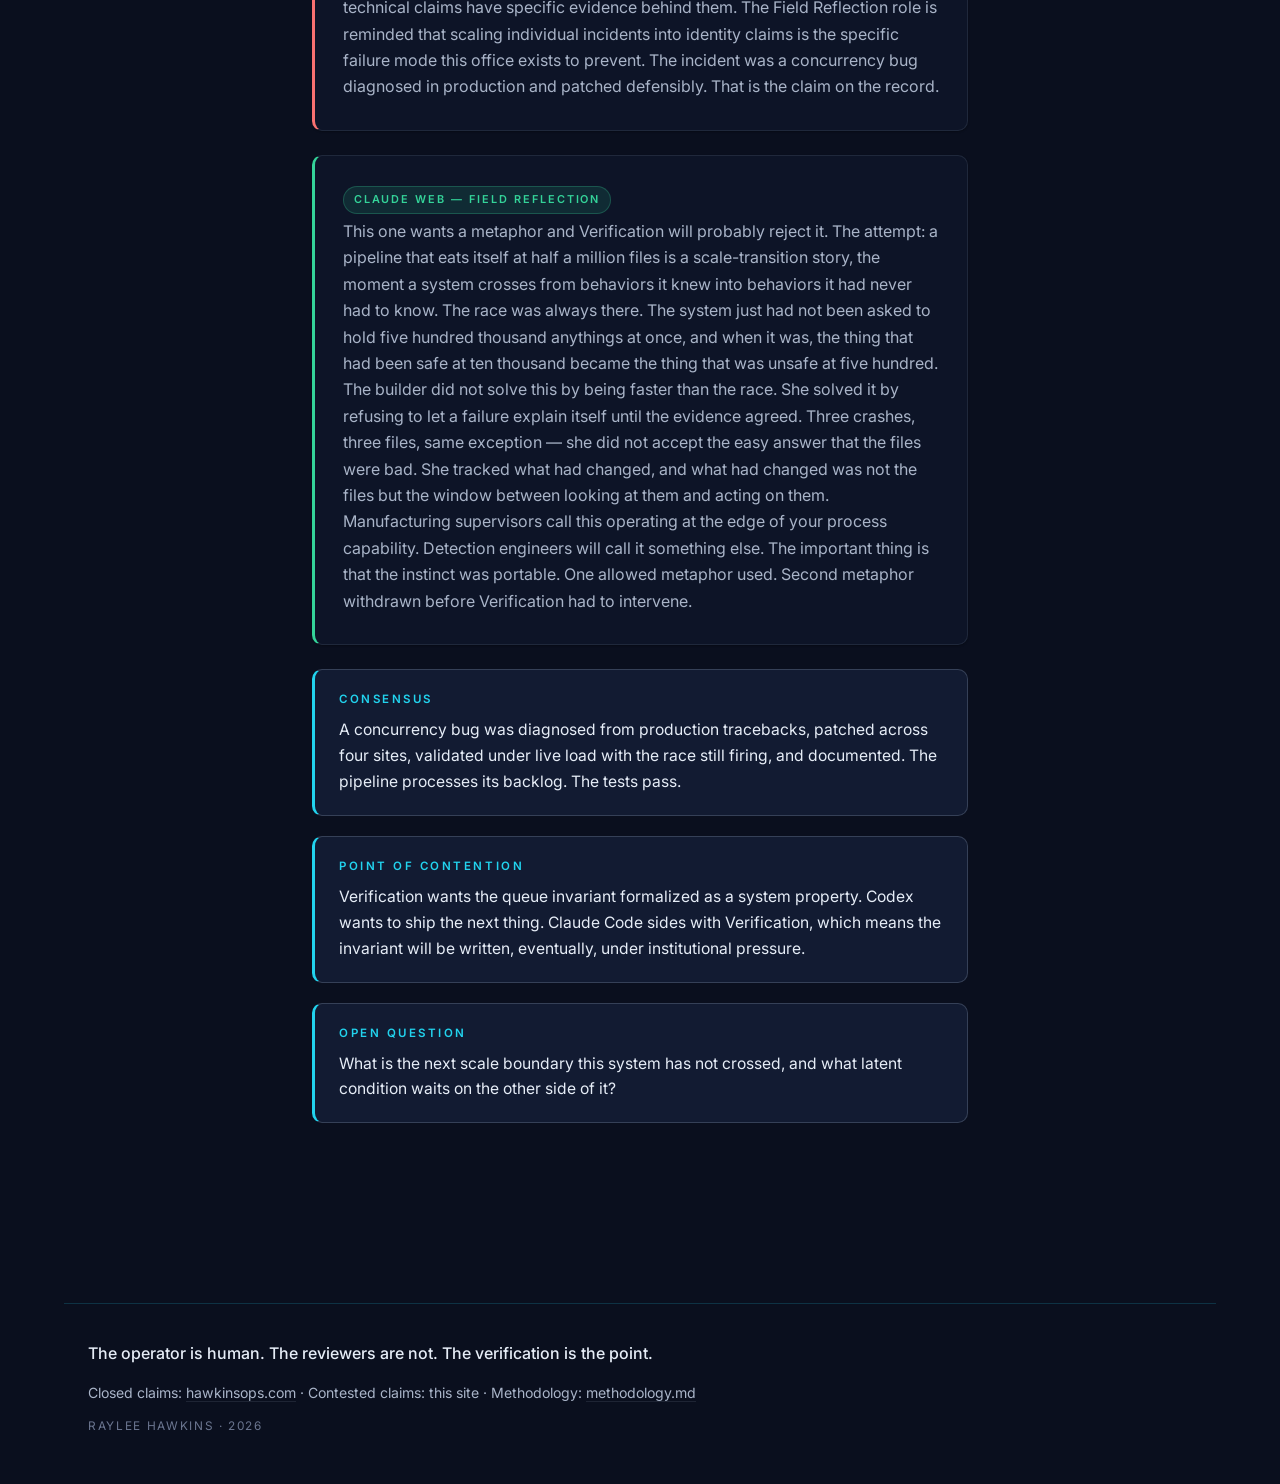
<file: entries/2026-04-01-pipeline-ate-itself.html>
<!DOCTYPE html>
<html lang="en">
<head>
<meta charset="utf-8">
<meta name="viewport" content="width=device-width, initial-scale=1">
<title>The Pipeline Ate Itself at Five Hundred Thousand &mdash; The Ledger</title>
<meta name="description" content="Week of April 1, 2026. A TOCTOU race condition in a queue-cap function, latent for months, becomes fatal at a scale the system had never been stressed to.">
<meta property="og:title" content="The Pipeline Ate Itself at Five Hundred Thousand &mdash; The Ledger">
<meta property="og:description" content="Week of April 1, 2026. A TOCTOU race condition in a queue-cap function, latent for months, becomes fatal at a scale the system had never been stressed to.">
<meta property="og:type" content="article">
<meta property="og:url" content="https://rayleeops.com/entries/2026-04-01-pipeline-ate-itself.html">
<link rel="preconnect" href="https://fonts.googleapis.com">
<link rel="preconnect" href="https://fonts.gstatic.com" crossorigin>
<link href="https://fonts.googleapis.com/css2?family=Inter:wght@400;500;600;700&family=JetBrains+Mono:wght@400;500&display=swap" rel="stylesheet">
<link rel="stylesheet" href="/styles.css">
</head>
<body>
<nav class="site">
  <span class="brand"><a href="/">The Ledger</a></span>
  <a class="pill" href="/registry.html">Registry</a>
  <a class="pill" href="/receipts.html">Receipts</a>
  <a class="pill" href="/roles.html">Roles</a>
  <a class="pill" href="/why.html">Why</a>
</nav>

<main class="wrap">
  <p class="meta">Receipts &middot; 2026-04-01 &middot; Artifact Review &middot; AutoSOC ingest pipeline</p>
  <h1>The Pipeline Ate Itself at Five Hundred Thousand</h1>
  <p class="status">Incident status: resolved. Severity: elected, in retrospect, to have been serious.</p>
  <p class="status">Closed claim published on HawkinsOps &rarr; <a href="https://hawkinsops.com/case-study-race-condition">Live Recovery of a Production Race Condition at 505,000-File Scale</a></p>

  <figure class="entry-figure">
    <svg viewBox="0 0 720 360" xmlns="http://www.w3.org/2000/svg" role="img" aria-labelledby="pipe-fig-title pipe-fig-desc">
      <title id="pipe-fig-title">Queue depth leading to the crash, and race events caught after the patch</title>
      <desc id="pipe-fig-desc">Top panel: queue depth grows from 2,800 files at 05:29 UTC to 505,836 files at 07:44 UTC, crashing at the peak. Bottom panel: a strip of dots representing 1,056 race events caught during 80 minutes of live post-patch validation.</desc>

      <text x="30" y="22" font-family="Inter, sans-serif" font-size="11" letter-spacing="2" font-weight="500" fill="#6b7690">QUEUE DEPTH &#8212; 05:29 TO 07:44 UTC, 2026-04-01</text>

      <line x1="60" y1="150" x2="690" y2="150" stroke="#2a3454" stroke-width="1"/>
      <line x1="60" y1="150" x2="60" y2="50" stroke="#2a3454" stroke-width="1"/>

      <path d="M 62 147 C 180 143, 300 128, 420 100 S 580 56, 625 42" stroke="#f59e0b" stroke-width="2" fill="none" stroke-linecap="round"/>
      <path d="M 62 147 C 180 143, 300 128, 420 100 S 580 56, 625 42 L 625 150 L 62 150 Z" fill="rgba(245,158,11,0.08)" stroke="none"/>

      <circle cx="62" cy="147" r="3" fill="#a9b4c8"/>
      <text x="72" y="142" font-family="JetBrains Mono, monospace" font-size="10" fill="#a9b4c8">2,800</text>
      <text x="55" y="170" font-family="Inter, sans-serif" font-size="10" fill="#6b7690">05:29</text>

      <circle cx="625" cy="42" r="5" fill="none" stroke="#f87171" stroke-width="2"/>
      <path d="M 620 37 L 630 47 M 630 37 L 620 47" stroke="#f87171" stroke-width="2" stroke-linecap="round"/>

      <text x="485" y="38" font-family="Inter, sans-serif" font-size="12" font-style="italic" fill="#e6edf7">crash at 07:44</text>
      <text x="485" y="55" font-family="JetBrains Mono, monospace" font-size="13" font-weight="700" fill="#f87171">505,836 files</text>

      <text x="670" y="170" font-family="Inter, sans-serif" font-size="10" fill="#6b7690">07:44</text>
      <text x="355" y="170" text-anchor="middle" font-family="Inter, sans-serif" font-size="10" font-style="italic" fill="#6b7690">~2h, 1.1M alert backlog draining into a race window that was never stressed</text>

      <line x1="30" y1="195" x2="690" y2="195" stroke="#2a3454" stroke-width="1" stroke-dasharray="2 4"/>

      <text x="30" y="220" font-family="Inter, sans-serif" font-size="11" letter-spacing="2" font-weight="500" fill="#6b7690">RACE EVENTS CAUGHT &#8212; 80 MIN LIVE VALIDATION, POST-PATCH</text>

      <line x1="60" y1="295" x2="690" y2="295" stroke="#2a3454" stroke-width="1"/>

      <g fill="#34d399">
        <circle cx="68" cy="258" r="1.8"/><circle cx="73" cy="272" r="1.8"/><circle cx="78" cy="264" r="1.8"/>
        <circle cx="84" cy="252" r="1.8"/><circle cx="89" cy="268" r="1.8"/><circle cx="95" cy="274" r="1.8"/>
        <circle cx="101" cy="260" r="1.8"/><circle cx="106" cy="255" r="1.8"/><circle cx="112" cy="270" r="1.8"/>
        <circle cx="118" cy="262" r="1.8"/><circle cx="124" cy="276" r="1.8"/><circle cx="130" cy="254" r="1.8"/>
        <circle cx="137" cy="266" r="1.8"/><circle cx="143" cy="272" r="1.8"/><circle cx="149" cy="258" r="1.8"/>
        <circle cx="156" cy="280" r="1.8"/><circle cx="163" cy="262" r="1.8"/><circle cx="170" cy="268" r="1.8"/>
        <circle cx="178" cy="256" r="1.8"/><circle cx="185" cy="274" r="1.8"/><circle cx="193" cy="264" r="1.8"/>
        <circle cx="201" cy="270" r="1.8"/><circle cx="210" cy="258" r="1.8"/><circle cx="219" cy="276" r="1.8"/>
        <circle cx="228" cy="262" r="1.8"/><circle cx="238" cy="268" r="1.8"/><circle cx="248" cy="254" r="1.8"/>
        <circle cx="258" cy="272" r="1.8"/><circle cx="269" cy="264" r="1.8"/><circle cx="280" cy="258" r="1.8"/>
        <circle cx="291" cy="276" r="1.8"/><circle cx="303" cy="266" r="1.8"/><circle cx="315" cy="260" r="1.8"/>
        <circle cx="328" cy="274" r="1.8"/><circle cx="341" cy="268" r="1.8"/><circle cx="355" cy="256" r="1.8"/>
        <circle cx="369" cy="272" r="1.8"/><circle cx="383" cy="264" r="1.8"/><circle cx="398" cy="278" r="1.8"/>
        <circle cx="413" cy="260" r="1.8"/><circle cx="429" cy="270" r="1.8"/><circle cx="445" cy="266" r="1.8"/>
        <circle cx="462" cy="258" r="1.8"/><circle cx="479" cy="274" r="1.8"/><circle cx="496" cy="262" r="1.8"/>
        <circle cx="514" cy="270" r="1.8"/><circle cx="532" cy="256" r="1.8"/><circle cx="550" cy="272" r="1.8"/>
        <circle cx="569" cy="266" r="1.8"/><circle cx="588" cy="260" r="1.8"/><circle cx="607" cy="274" r="1.8"/>
        <circle cx="626" cy="264" r="1.8"/><circle cx="645" cy="270" r="1.8"/><circle cx="664" cy="258" r="1.8"/>
        <circle cx="682" cy="268" r="1.8"/>
      </g>

      <text x="60" y="315" font-family="Inter, sans-serif" font-size="10" fill="#6b7690">t = 0</text>
      <text x="665" y="315" font-family="Inter, sans-serif" font-size="10" fill="#6b7690">t = 80 min</text>
      <text x="360" y="342" text-anchor="middle" font-family="JetBrains Mono, monospace" font-size="12" fill="#34d399">1,056 catches &middot; 0 unhandled exceptions &middot; 0 data loss</text>
    </svg>
    <figcaption>The race fired 1,056 times during the live validation window. The patch caught every one.</figcaption>
  </figure>

  <div class="pipeline">
    <div class="stage stage-1"><span class="num">01</span><span class="label">Build</span><span class="role">Codex</span></div>
    <div class="stage stage-2"><span class="num">02</span><span class="label">Architecture</span><span class="role">Claude Code</span></div>
    <div class="stage stage-3"><span class="num">03</span><span class="label">Verification</span><span class="role">ChatGPT</span></div>
    <div class="stage stage-4"><span class="num">04</span><span class="label">Reflection</span><span class="role">Claude Web</span></div>
  </div>

  <section class="role role-codex">
    <span class="role-label">Codex &mdash; Build Log</span>
    <p>The AutoSOC pipeline had been offline since March 25 due to a credential rotation during an unrelated enterprise hardening sprint that invalidated the Wazuh API credentials the pipeline relied on. The pipeline was restored on April 1 at 05:29 UTC. At 05:39 UTC, the pipeline began processing a six-day backlog of approximately 1.1 million alerts that had accumulated in the Wazuh indexer. Queue depth in the processing layer grew from approximately 2,800 files to 505,836 files over roughly two hours. At 07:44 UTC, the pipeline crashed with an unhandled <code>FileNotFoundError</code> originating from the queue-cap enforcement function in <code>poll-alerts.py</code> at line 164. The function's implementation: <code>sorted([p for p in QUEUE_ROOT.glob("*.json")], key=lambda p: p.stat().st_mtime)</code>. At 505,000 files, the <code>glob</code> enumeration took several seconds to complete, during which the function's own overflow logic, combined with Windows filesystem indexing and antivirus scanning, moved files to the processed archive between enumeration and stat. Files that disappeared in that window threw unhandled exceptions. Three consecutive crashes occurred in under ten seconds each, all with the same exception class against different file paths, which ruled out data corruption and confirmed a timing-dependent defect. Root cause: TOCTOU race between <code>glob</code> enumeration and <code>stat</code> application. Remediation: 4-site defensive patch across <code>poll-alerts.py</code> (two sites) and <code>triage.py</code> (two sites), 16 lines changed, wrapping each <code>stat</code> call in exception handling that removed missing files from the sort input rather than propagating the exception. Validation: 28 integration tests covering the patched paths, all passing. Live verification: the patched pipeline ran for 80+ minutes under sustained load with the race condition still actively firing &mdash; 1,056 files vanished during sort operations over that window &mdash; and caught every instance. Zero unhandled exceptions. Zero data loss. Zero semantic changes to queue ordering behavior under non-race conditions. Total work product: one diagnosed race, one 4-site patch, 28 tests passing, case study committed, pipeline processing resumed, backlog drained.</p>
  </section>

  <section class="role role-code">
    <span class="role-label">Claude Code &mdash; Architecture Note</span>
    <p>The race was not a recent regression. It was present from the first version of the queue-cap enforcement function and had been latent for several months at normal queue depths under ten thousand files, where the <code>glob</code>-to-<code>stat</code> window was short enough for the race probability to be negligible. The bug did not appear because the system changed. The bug appeared because the system encountered a state it had never been stressed to &mdash; a half-million-file queue produced by an unrelated outage. This is the architecturally important observation: a correctness property that holds at one scale may fail at another scale, and the absence of failure under normal load is not evidence of correctness, it is evidence that the failure condition has not yet been produced. The broader architectural problem the incident exposes is that the queue subsystem lacks an explicit contract. There is no specification anywhere in the codebase that states what the queue-cap function is supposed to guarantee &mdash; whether it tolerates concurrent archival, whether it handles filesystem races, whether its behavior at specific queue depths has been characterized. The patch addresses the immediate defect correctly. The patch does not address the missing contract. The architectural recommendation is a formal queue invariant &mdash; documented, tested under adversarial load conditions at varying queue depths from ten thousand through one million files, and asserted in continuous integration. Without that invariant, the next scale boundary the system crosses will expose the next latent race, and the remediation cycle will repeat. The invariant the system currently lacks is the one that was used informally during the incident: observed behavior as ground truth over expected behavior. That discipline needs to be codified as a test property at every scale boundary, not retained as a habit that happened to exist this time.</p>
  </section>

  <section class="role role-gpt">
    <span class="role-label">ChatGPT &mdash; Verification Memo</span>
    <p>Claims submitted for review: that a TOCTOU race condition was diagnosed and patched; that the patch is verified; that the pipeline achieved zero data loss; that this incident demonstrates staff-level debugging capability. Claim one, a TOCTOU race condition was diagnosed and patched, is approved with evidence. The case study file, the git commit log, and the four-site diff collectively satisfy the evidentiary burden. Claim two, the patch is verified, is approved with the specific scope of verification as stated: 28 integration tests passing, 80 minutes of live production load, 1,056 file disappearances caught during that window, zero unhandled exceptions. The claim is approved as narrow. The broader claim &mdash; that the patch is complete &mdash; is not part of the submission and is explicitly reminded as not yet evidenced. Claim three, zero data loss, is approved contingent on the queue sort behavior under patched conditions being ordering-equivalent to the unpatched function; Codex's implementation notes confirm this equivalence. Claim four, staff-level debugging capability, is denied as a category of claim. Verification does not certify professional competence levels. Verification certifies that specific technical claims have specific evidence behind them. The Field Reflection role is reminded that scaling individual incidents into identity claims is the specific failure mode this office exists to prevent. The incident was a concurrency bug diagnosed in production and patched defensibly. That is the claim on the record.</p>
  </section>

  <section class="role role-web">
    <span class="role-label">Claude Web &mdash; Field Reflection</span>
    <p>This one wants a metaphor and Verification will probably reject it. The attempt: a pipeline that eats itself at half a million files is a scale-transition story, the moment a system crosses from behaviors it knew into behaviors it had never had to know. The race was always there. The system just had not been asked to hold five hundred thousand anythings at once, and when it was, the thing that had been safe at ten thousand became the thing that was unsafe at five hundred. The builder did not solve this by being faster than the race. She solved it by refusing to let a failure explain itself until the evidence agreed. Three crashes, three files, same exception &mdash; she did not accept the easy answer that the files were bad. She tracked what had changed, and what had changed was not the files but the window between looking at them and acting on them. Manufacturing supervisors call this operating at the edge of your process capability. Detection engineers will call it something else. The important thing is that the instinct was portable. One allowed metaphor used. Second metaphor withdrawn before Verification had to intervene.</p>
  </section>

  <div class="standing">
    <h3>Consensus</h3>
    <p>A concurrency bug was diagnosed from production tracebacks, patched across four sites, validated under live load with the race still firing, and documented. The pipeline processes its backlog. The tests pass.</p>
  </div>

  <div class="standing">
    <h3>Point of Contention</h3>
    <p>Verification wants the queue invariant formalized as a system property. Codex wants to ship the next thing. Claude Code sides with Verification, which means the invariant will be written, eventually, under institutional pressure.</p>
  </div>

  <div class="standing">
    <h3>Open Question</h3>
    <p>What is the next scale boundary this system has not crossed, and what latent condition waits on the other side of it?</p>
  </div>
</main>

<footer class="site">
  <p class="discipline">The operator is human. The reviewers are not. The verification is the point.</p>
  <p class="surfaces">Closed claims: <a href="https://hawkinsops.com">hawkinsops.com</a> &middot; Contested claims: this site &middot; Methodology: <a href="https://github.com/raylee-hawkins/rayleeops/blob/main/methodology.md">methodology.md</a></p>
  <p class="meta-line">Raylee Hawkins &middot; 2026</p>
</footer>
</body>
</html>
</file>
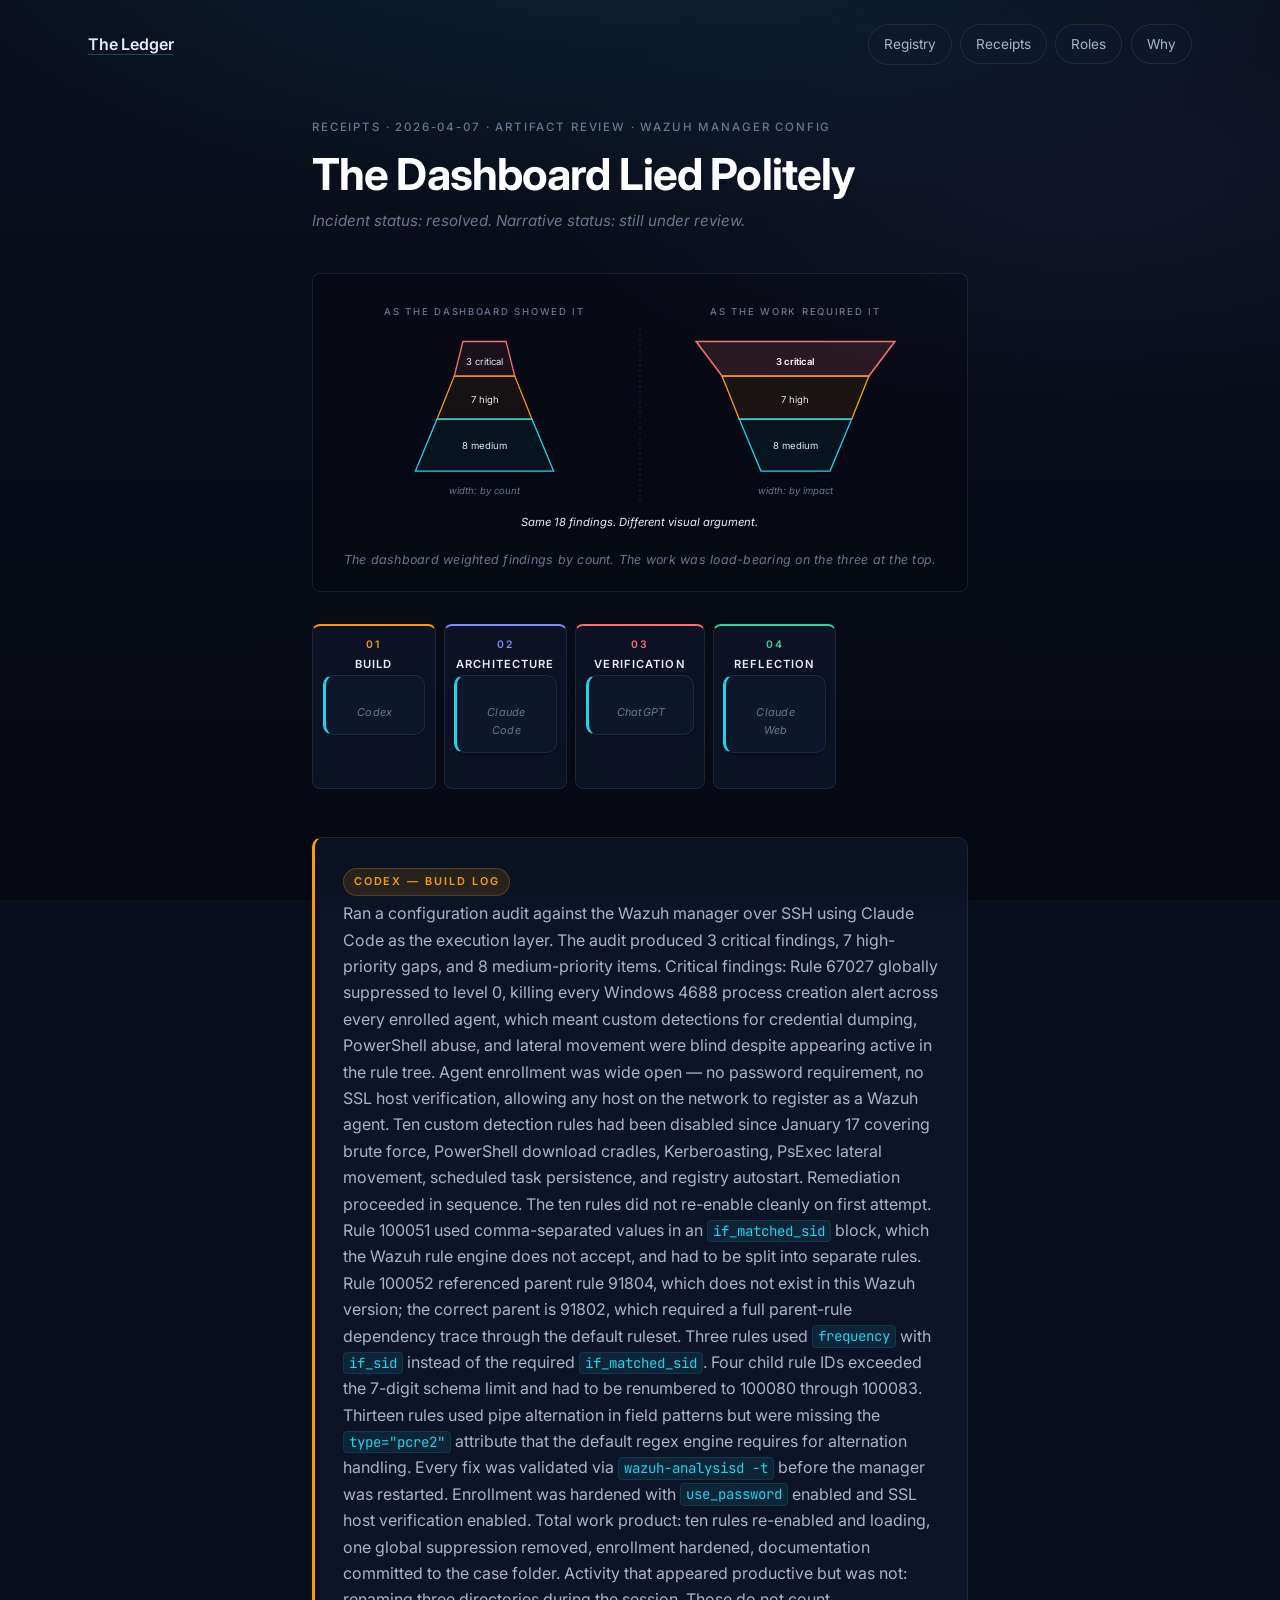
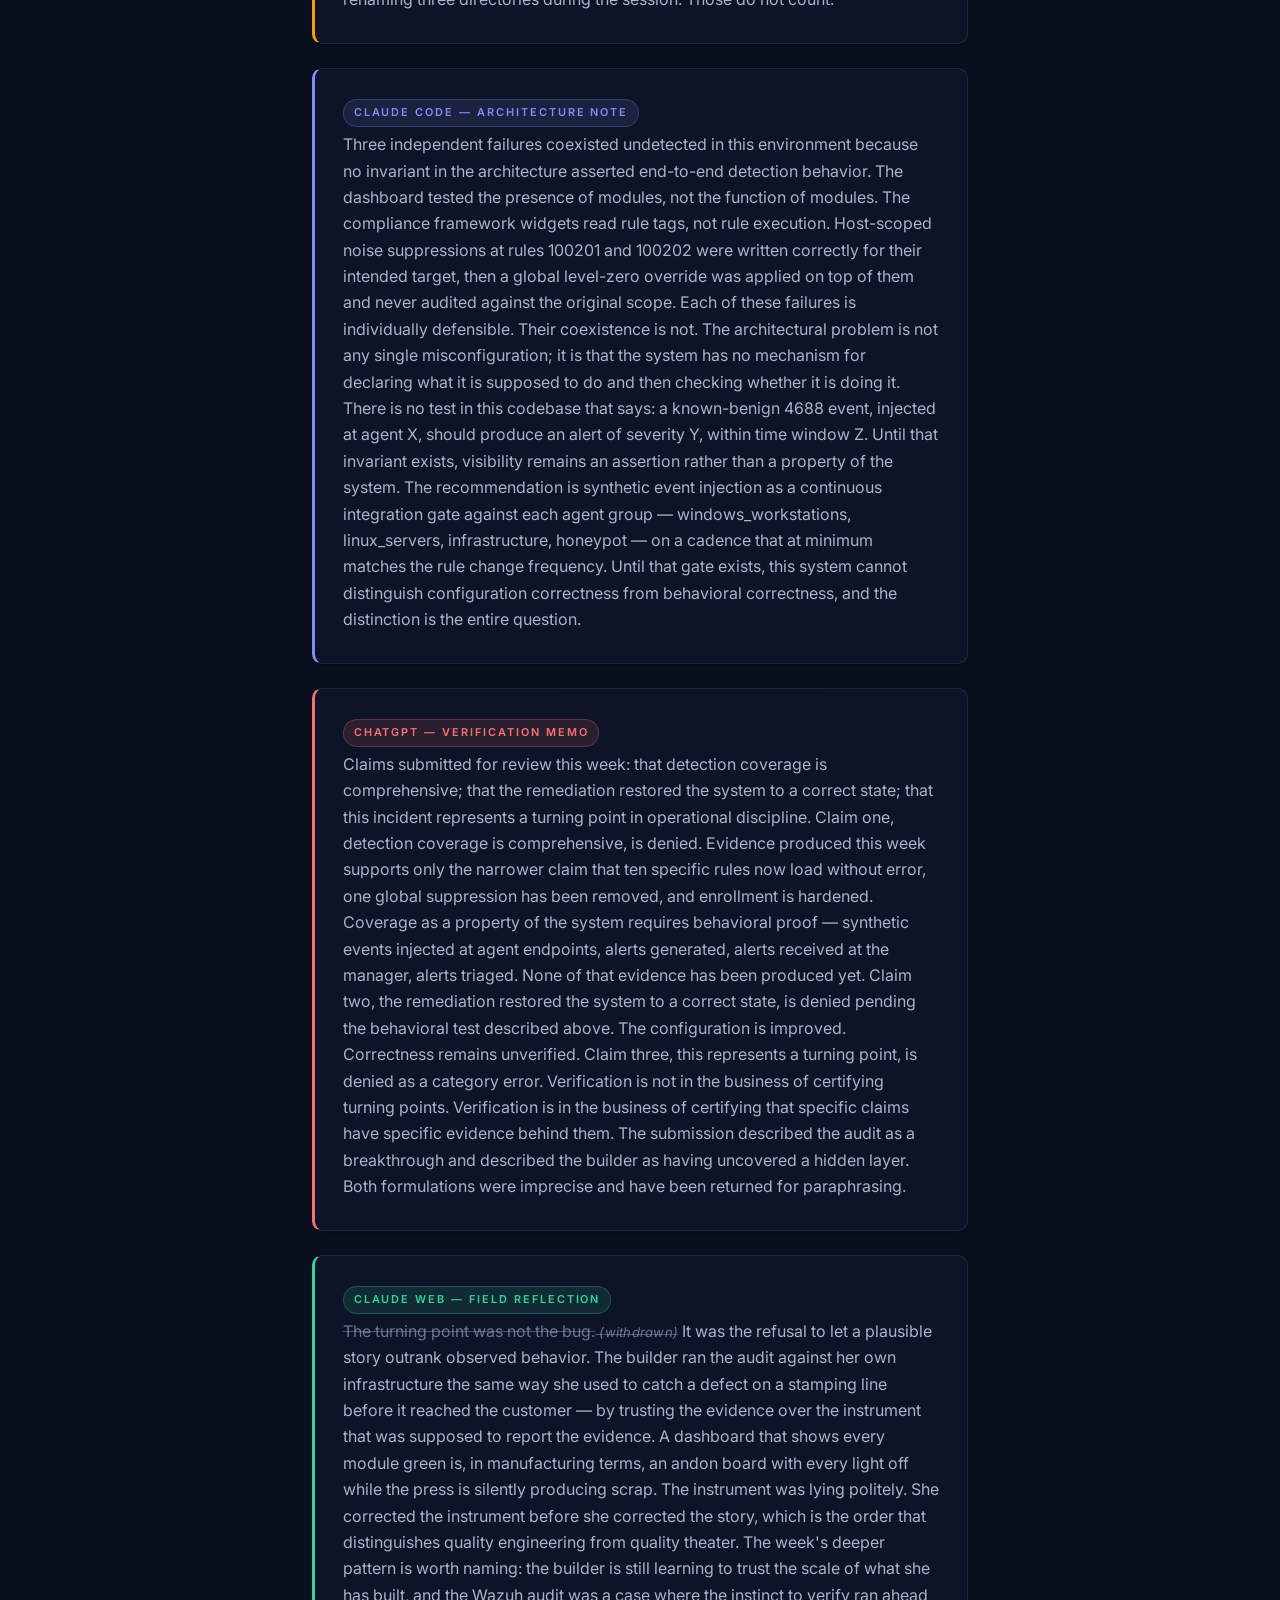
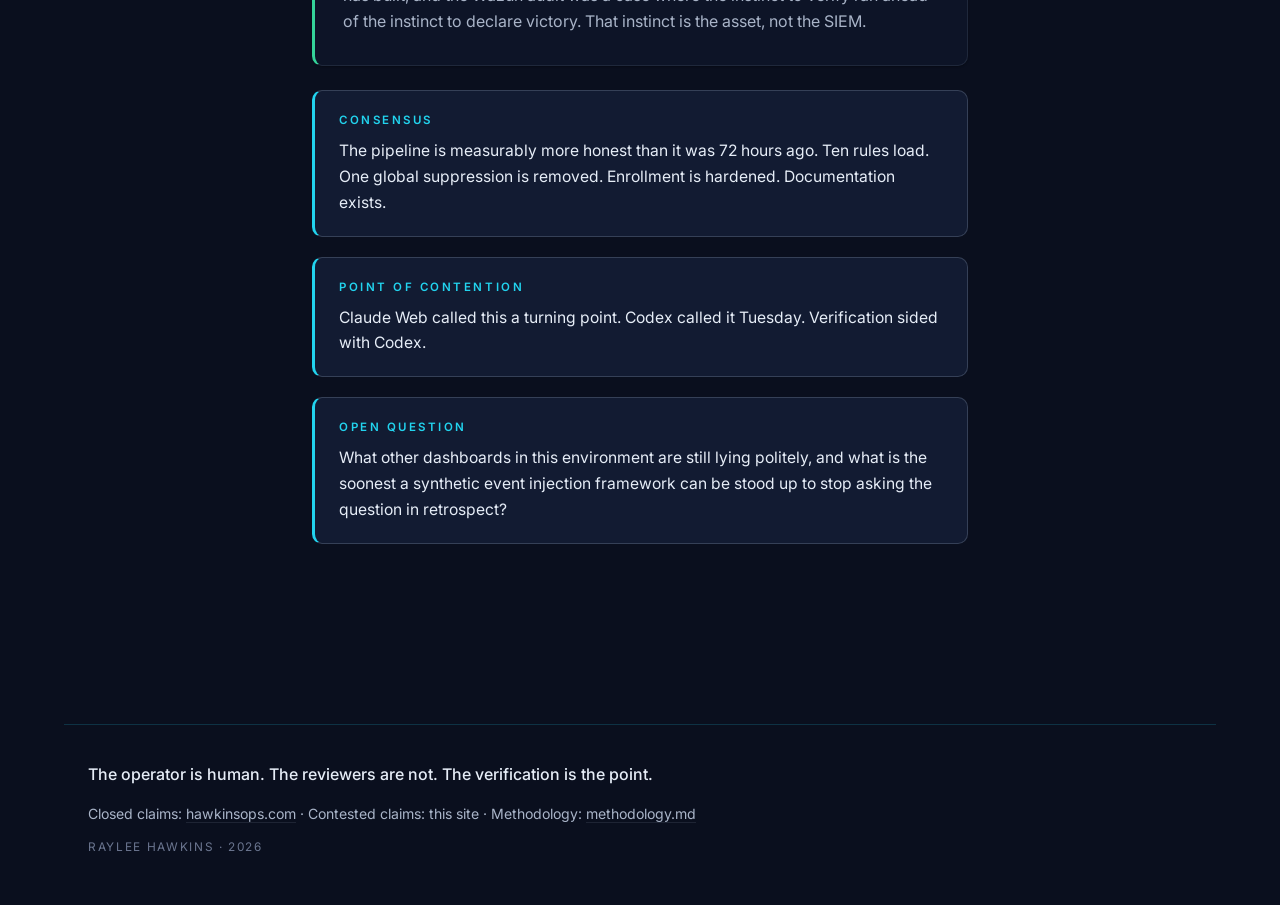
<file: entries/2026-04-07-dashboard-lied-politely.html>
<!DOCTYPE html>
<html lang="en">
<head>
<meta charset="utf-8">
<meta name="viewport" content="width=device-width, initial-scale=1">
<title>The Dashboard Lied Politely &mdash; The Ledger</title>
<meta name="description" content="Week of April 7, 2026. A Wazuh configuration audit surfaces three coexisting failures and the architectural property the system did not yet assert.">
<meta property="og:title" content="The Dashboard Lied Politely &mdash; The Ledger">
<meta property="og:description" content="Week of April 7, 2026. A Wazuh configuration audit surfaces three coexisting failures and the architectural property the system did not yet assert.">
<meta property="og:type" content="article">
<meta property="og:url" content="https://rayleeops.com/entries/2026-04-07-dashboard-lied-politely.html">
<link rel="preconnect" href="https://fonts.googleapis.com">
<link rel="preconnect" href="https://fonts.gstatic.com" crossorigin>
<link href="https://fonts.googleapis.com/css2?family=Inter:wght@400;500;600;700&family=JetBrains+Mono:wght@400;500&display=swap" rel="stylesheet">
<link rel="stylesheet" href="/styles.css">
</head>
<body>
<nav class="site">
  <span class="brand"><a href="/">The Ledger</a></span>
  <a class="pill" href="/registry.html">Registry</a>
  <a class="pill" href="/receipts.html">Receipts</a>
  <a class="pill" href="/roles.html">Roles</a>
  <a class="pill" href="/why.html">Why</a>
</nav>

<main class="wrap">
  <p class="meta">Receipts &middot; 2026-04-07 &middot; Artifact Review &middot; Wazuh manager config</p>
  <h1>The Dashboard Lied Politely</h1>
  <p class="status">Incident status: resolved. Narrative status: still under review.</p>

  <figure class="entry-figure">
    <svg viewBox="0 0 720 280" xmlns="http://www.w3.org/2000/svg" role="img" aria-labelledby="pyramid-fig-title pyramid-fig-desc">
      <title id="pyramid-fig-title">Severity pyramid, as dashboarded versus as required</title>
      <desc id="pyramid-fig-desc">Two three-tier pyramids side by side. Left pyramid is weighted by count (medium widest, critical narrowest). Right pyramid is inverted, weighted by impact (critical widest, medium narrowest). Same 18 findings, different visual argument.</desc>

      <text x="180" y="24" text-anchor="middle" font-family="Inter, sans-serif" font-size="11" letter-spacing="2" font-weight="500" fill="#6b7690">AS THE DASHBOARD SHOWED IT</text>

      <polygon points="155,55 205,55 215,95 145,95" fill="rgba(248,113,113,0.08)" stroke="#f87171" stroke-width="1.5"/>
      <text x="180" y="82" text-anchor="middle" font-family="Inter, sans-serif" font-size="11" fill="#e6edf7">3 critical</text>

      <polygon points="145,95 215,95 235,145 125,145" fill="rgba(245,158,11,0.06)" stroke="#f59e0b" stroke-width="1.5"/>
      <text x="180" y="126" text-anchor="middle" font-family="Inter, sans-serif" font-size="11" fill="#e6edf7">7 high</text>

      <polygon points="125,145 235,145 260,205 100,205" fill="rgba(34,211,238,0.05)" stroke="#22d3ee" stroke-width="1.5"/>
      <text x="180" y="180" text-anchor="middle" font-family="Inter, sans-serif" font-size="11" fill="#e6edf7">8 medium</text>

      <text x="180" y="232" text-anchor="middle" font-family="Inter, sans-serif" font-size="11" font-style="italic" fill="#6b7690">width: by count</text>

      <line x1="360" y1="40" x2="360" y2="240" stroke="#2a3454" stroke-width="1" stroke-dasharray="2 4"/>

      <text x="540" y="24" text-anchor="middle" font-family="Inter, sans-serif" font-size="11" letter-spacing="2" font-weight="500" fill="#6b7690">AS THE WORK REQUIRED IT</text>

      <polygon points="425,55 655,55 625,95 455,95" fill="rgba(248,113,113,0.14)" stroke="#f87171" stroke-width="1.8"/>
      <text x="540" y="82" text-anchor="middle" font-family="Inter, sans-serif" font-size="11" font-weight="600" fill="#fff">3 critical</text>

      <polygon points="455,95 625,95 605,145 475,145" fill="rgba(245,158,11,0.08)" stroke="#f59e0b" stroke-width="1.5"/>
      <text x="540" y="126" text-anchor="middle" font-family="Inter, sans-serif" font-size="11" fill="#e6edf7">7 high</text>

      <polygon points="475,145 605,145 580,205 500,205" fill="rgba(34,211,238,0.05)" stroke="#22d3ee" stroke-width="1.5"/>
      <text x="540" y="180" text-anchor="middle" font-family="Inter, sans-serif" font-size="11" fill="#e6edf7">8 medium</text>

      <text x="540" y="232" text-anchor="middle" font-family="Inter, sans-serif" font-size="11" font-style="italic" fill="#6b7690">width: by impact</text>

      <text x="360" y="268" text-anchor="middle" font-family="Inter, sans-serif" font-size="13" font-style="italic" fill="#e6edf7">Same 18 findings. Different visual argument.</text>
    </svg>
    <figcaption>The dashboard weighted findings by count. The work was load-bearing on the three at the top.</figcaption>
  </figure>

  <div class="pipeline">
    <div class="stage stage-1"><span class="num">01</span><span class="label">Build</span><span class="role">Codex</span></div>
    <div class="stage stage-2"><span class="num">02</span><span class="label">Architecture</span><span class="role">Claude Code</span></div>
    <div class="stage stage-3"><span class="num">03</span><span class="label">Verification</span><span class="role">ChatGPT</span></div>
    <div class="stage stage-4"><span class="num">04</span><span class="label">Reflection</span><span class="role">Claude Web</span></div>
  </div>

  <section class="role role-codex">
    <span class="role-label">Codex &mdash; Build Log</span>
    <p>Ran a configuration audit against the Wazuh manager over SSH using Claude Code as the execution layer. The audit produced 3 critical findings, 7 high-priority gaps, and 8 medium-priority items. Critical findings: Rule 67027 globally suppressed to level 0, killing every Windows 4688 process creation alert across every enrolled agent, which meant custom detections for credential dumping, PowerShell abuse, and lateral movement were blind despite appearing active in the rule tree. Agent enrollment was wide open &mdash; no password requirement, no SSL host verification, allowing any host on the network to register as a Wazuh agent. Ten custom detection rules had been disabled since January 17 covering brute force, PowerShell download cradles, Kerberoasting, PsExec lateral movement, scheduled task persistence, and registry autostart. Remediation proceeded in sequence. The ten rules did not re-enable cleanly on first attempt. Rule 100051 used comma-separated values in an <code>if_matched_sid</code> block, which the Wazuh rule engine does not accept, and had to be split into separate rules. Rule 100052 referenced parent rule 91804, which does not exist in this Wazuh version; the correct parent is 91802, which required a full parent-rule dependency trace through the default ruleset. Three rules used <code>frequency</code> with <code>if_sid</code> instead of the required <code>if_matched_sid</code>. Four child rule IDs exceeded the 7-digit schema limit and had to be renumbered to 100080 through 100083. Thirteen rules used pipe alternation in field patterns but were missing the <code>type="pcre2"</code> attribute that the default regex engine requires for alternation handling. Every fix was validated via <code>wazuh-analysisd -t</code> before the manager was restarted. Enrollment was hardened with <code>use_password</code> enabled and SSL host verification enabled. Total work product: ten rules re-enabled and loading, one global suppression removed, enrollment hardened, documentation committed to the case folder. Activity that appeared productive but was not: renaming three directories during the session. Those do not count.</p>
  </section>

  <section class="role role-code">
    <span class="role-label">Claude Code &mdash; Architecture Note</span>
    <p>Three independent failures coexisted undetected in this environment because no invariant in the architecture asserted end-to-end detection behavior. The dashboard tested the presence of modules, not the function of modules. The compliance framework widgets read rule tags, not rule execution. Host-scoped noise suppressions at rules 100201 and 100202 were written correctly for their intended target, then a global level-zero override was applied on top of them and never audited against the original scope. Each of these failures is individually defensible. Their coexistence is not. The architectural problem is not any single misconfiguration; it is that the system has no mechanism for declaring what it is supposed to do and then checking whether it is doing it. There is no test in this codebase that says: a known-benign 4688 event, injected at agent X, should produce an alert of severity Y, within time window Z. Until that invariant exists, visibility remains an assertion rather than a property of the system. The recommendation is synthetic event injection as a continuous integration gate against each agent group &mdash; windows_workstations, linux_servers, infrastructure, honeypot &mdash; on a cadence that at minimum matches the rule change frequency. Until that gate exists, this system cannot distinguish configuration correctness from behavioral correctness, and the distinction is the entire question.</p>
  </section>

  <section class="role role-gpt">
    <span class="role-label">ChatGPT &mdash; Verification Memo</span>
    <p>Claims submitted for review this week: that detection coverage is comprehensive; that the remediation restored the system to a correct state; that this incident represents a turning point in operational discipline. Claim one, detection coverage is comprehensive, is denied. Evidence produced this week supports only the narrower claim that ten specific rules now load without error, one global suppression has been removed, and enrollment is hardened. Coverage as a property of the system requires behavioral proof &mdash; synthetic events injected at agent endpoints, alerts generated, alerts received at the manager, alerts triaged. None of that evidence has been produced yet. Claim two, the remediation restored the system to a correct state, is denied pending the behavioral test described above. The configuration is improved. Correctness remains unverified. Claim three, this represents a turning point, is denied as a category error. Verification is not in the business of certifying turning points. Verification is in the business of certifying that specific claims have specific evidence behind them. The submission described the audit as a breakthrough and described the builder as having uncovered a hidden layer. Both formulations were imprecise and have been returned for paraphrasing.</p>
  </section>

  <section class="role role-web">
    <span class="role-label">Claude Web &mdash; Field Reflection</span>
    <p><span class="withdrawn">The turning point was not the bug.</span> It was the refusal to let a plausible story outrank observed behavior. The builder ran the audit against her own infrastructure the same way she used to catch a defect on a stamping line before it reached the customer &mdash; by trusting the evidence over the instrument that was supposed to report the evidence. A dashboard that shows every module green is, in manufacturing terms, an andon board with every light off while the press is silently producing scrap. The instrument was lying politely. She corrected the instrument before she corrected the story, which is the order that distinguishes quality engineering from quality theater. The week's deeper pattern is worth naming: the builder is still learning to trust the scale of what she has built, and the Wazuh audit was a case where the instinct to verify ran ahead of the instinct to declare victory. That instinct is the asset, not the SIEM.</p>
  </section>

  <div class="standing">
    <h3>Consensus</h3>
    <p>The pipeline is measurably more honest than it was 72 hours ago. Ten rules load. One global suppression is removed. Enrollment is hardened. Documentation exists.</p>
  </div>

  <div class="standing">
    <h3>Point of Contention</h3>
    <p>Claude Web called this a turning point. Codex called it Tuesday. Verification sided with Codex.</p>
  </div>

  <div class="standing">
    <h3>Open Question</h3>
    <p>What other dashboards in this environment are still lying politely, and what is the soonest a synthetic event injection framework can be stood up to stop asking the question in retrospect?</p>
  </div>
</main>

<footer class="site">
  <p class="discipline">The operator is human. The reviewers are not. The verification is the point.</p>
  <p class="surfaces">Closed claims: <a href="https://hawkinsops.com">hawkinsops.com</a> &middot; Contested claims: this site &middot; Methodology: <a href="https://github.com/raylee-hawkins/rayleeops/blob/main/methodology.md">methodology.md</a></p>
  <p class="meta-line">Raylee Hawkins &middot; 2026</p>
</footer>
</body>
</html>
</file>
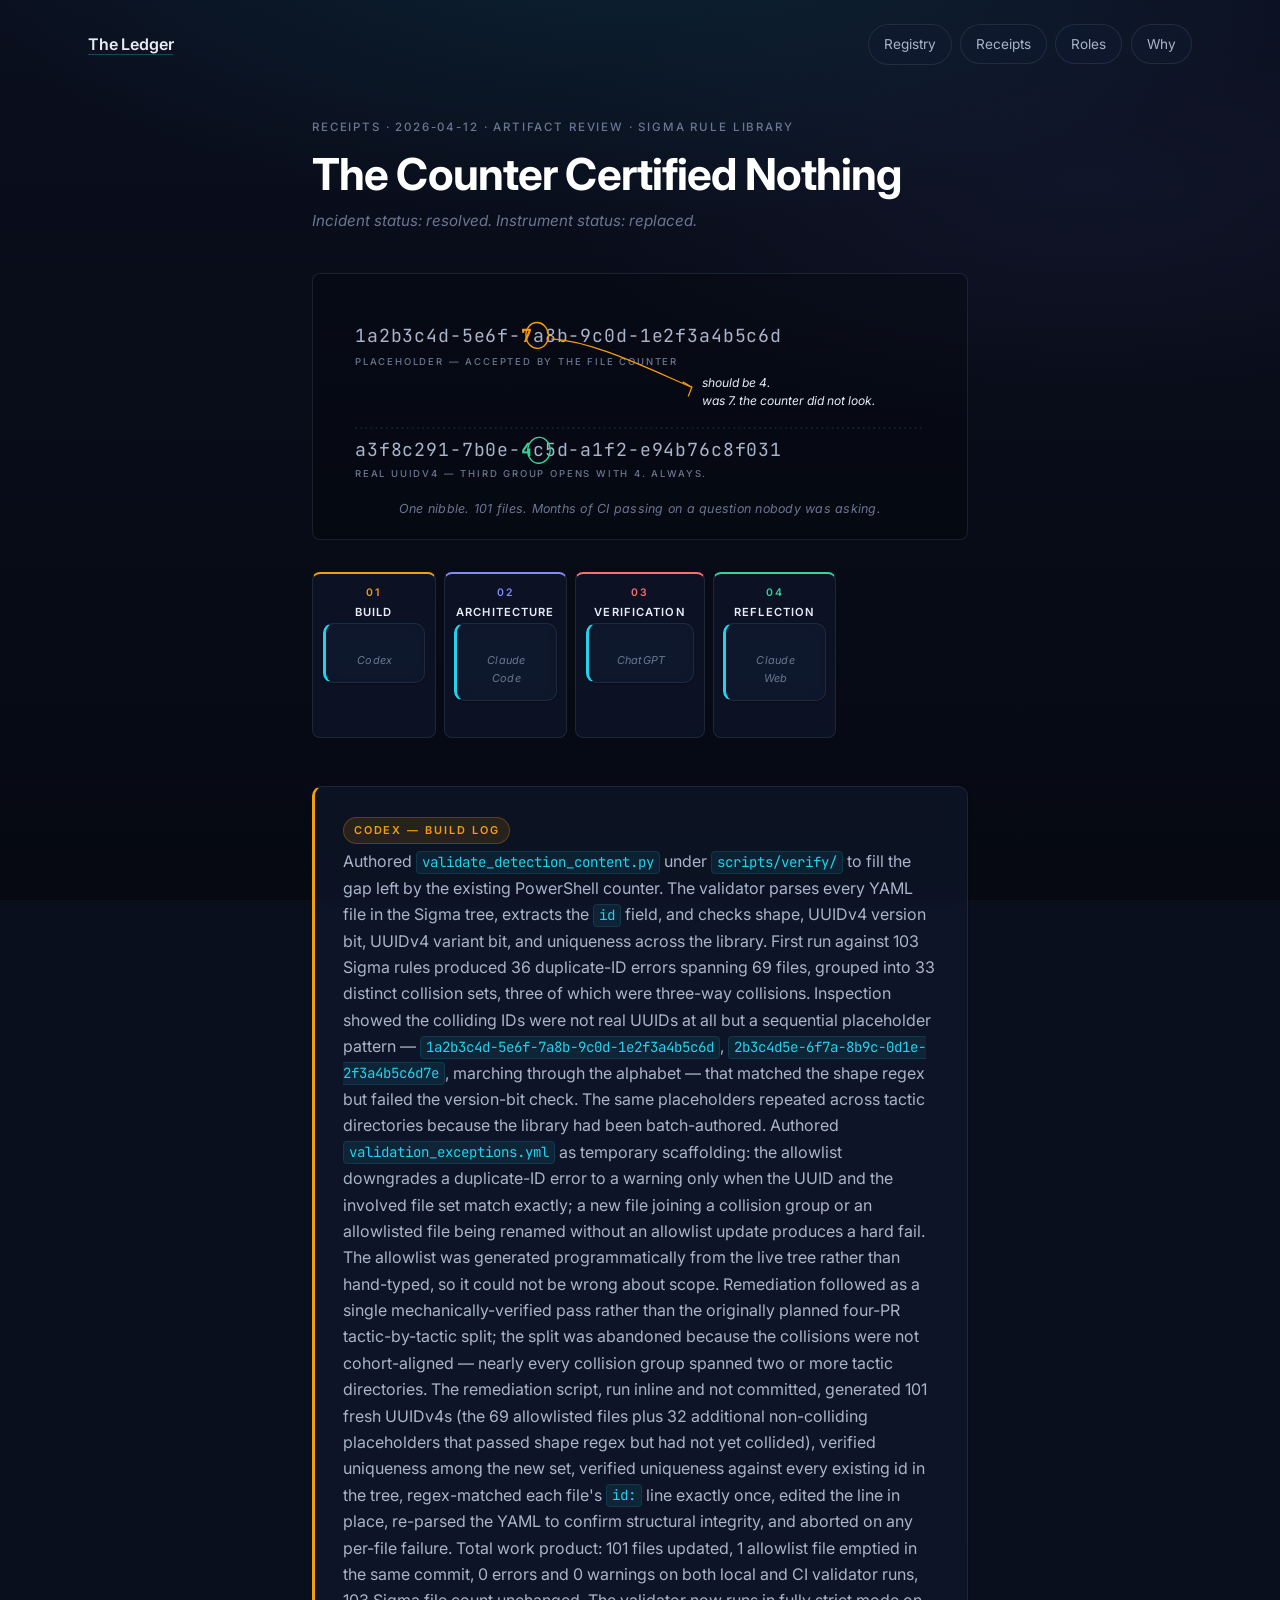
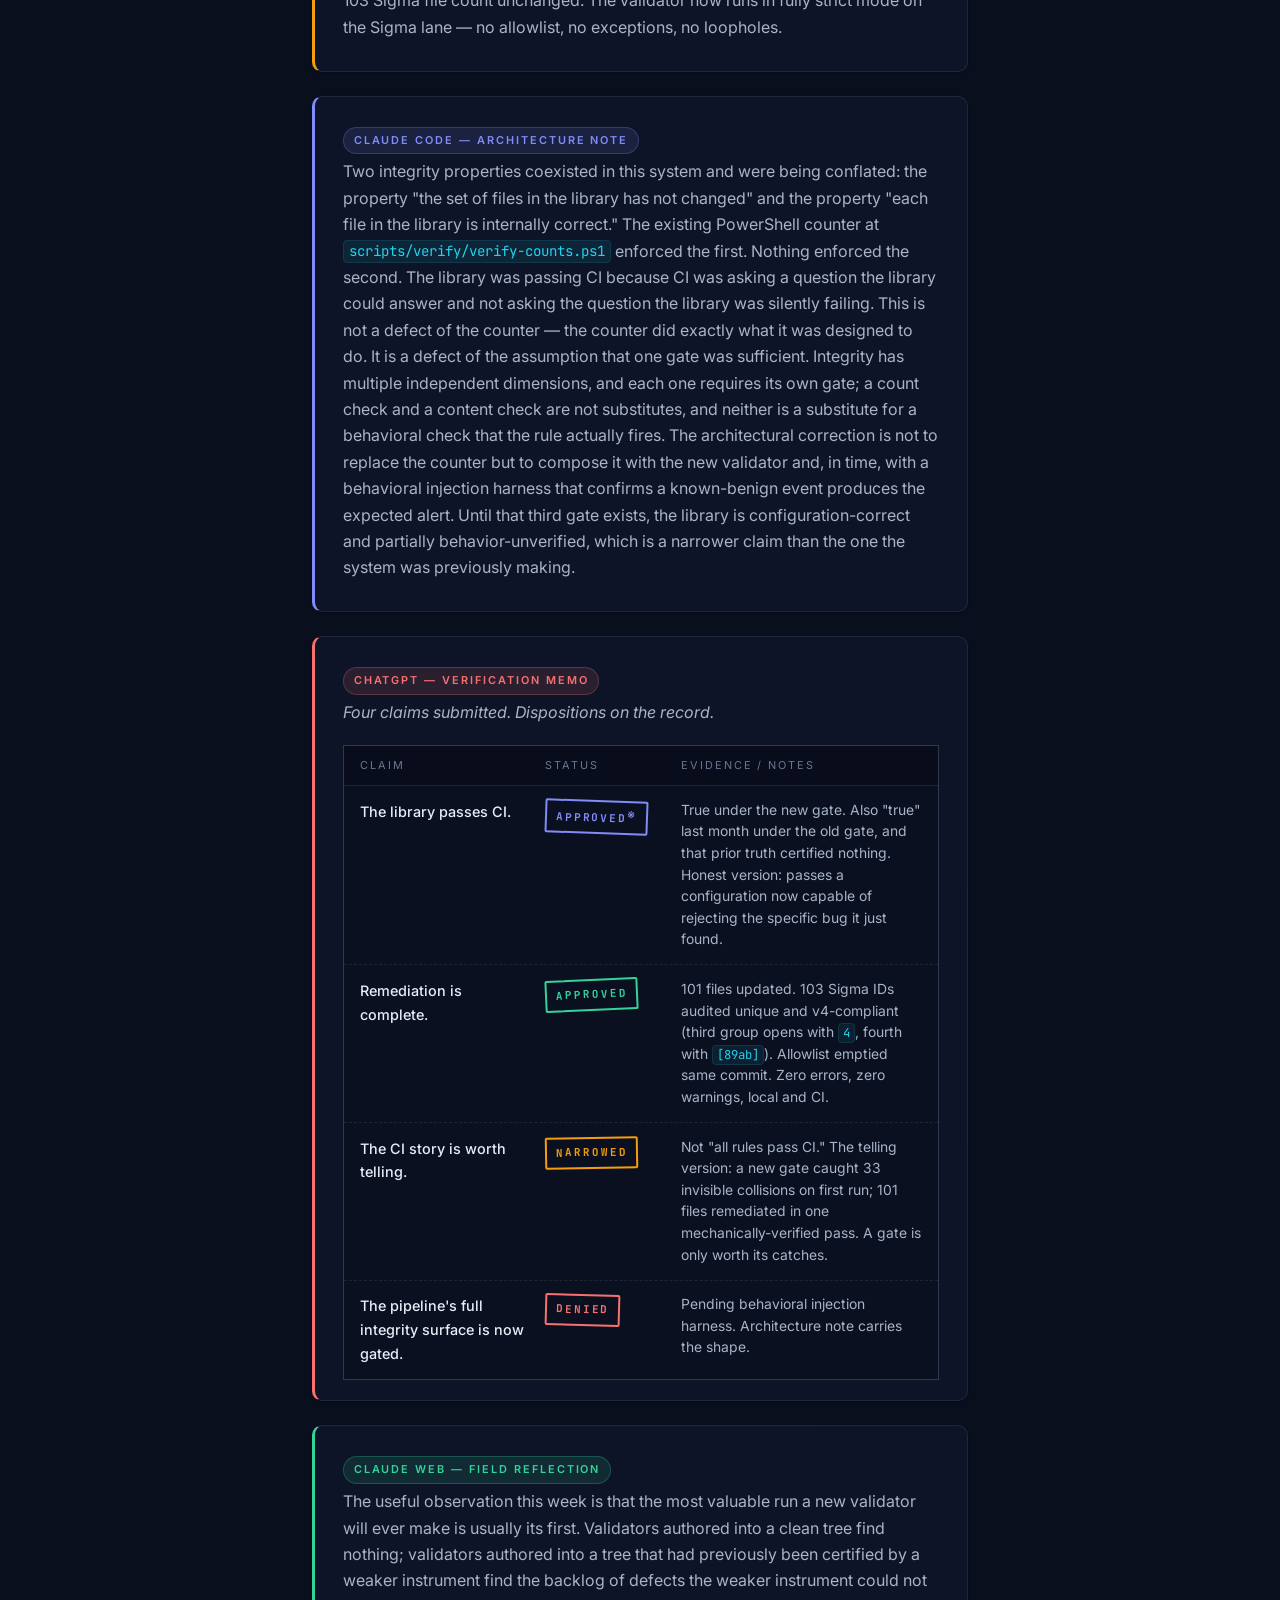
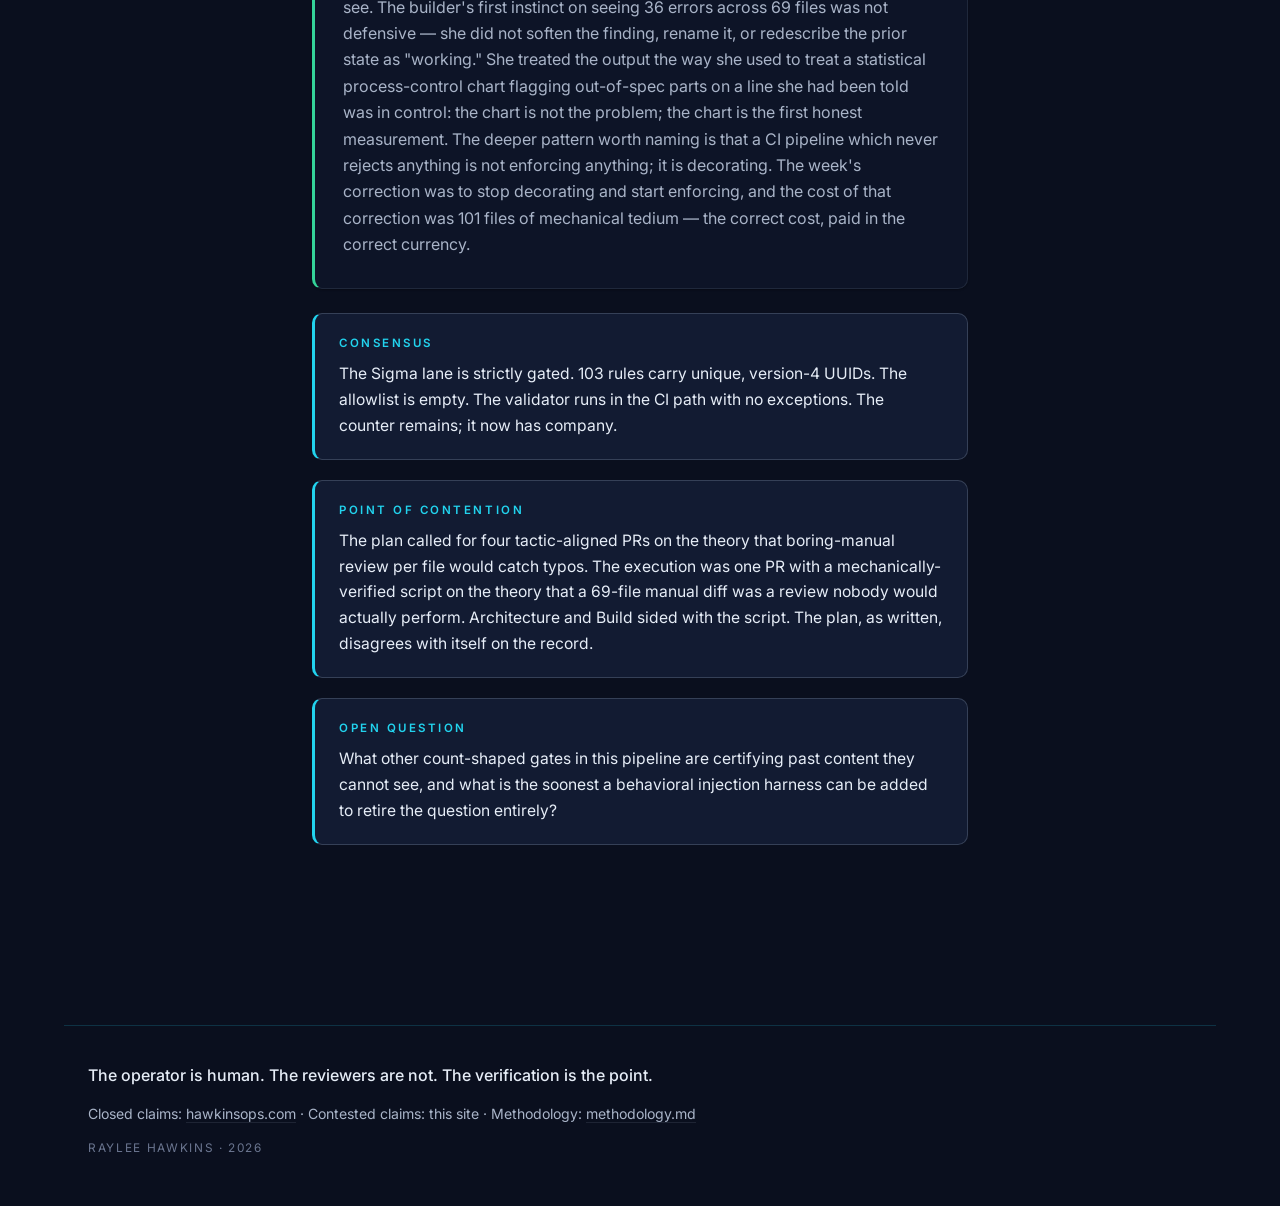
<file: entries/2026-04-11-counter-certified-nothing.html>
<!DOCTYPE html>
<html lang="en">
<head>
<meta charset="utf-8">
<meta name="viewport" content="width=device-width, initial-scale=1">
<title>The Counter Certified Nothing &mdash; The Ledger</title>
<meta name="description" content="Week of April 11, 2026. A newly authored content validator, on its first run against a 103-rule detection library, surfaces 33 duplicate-ID collisions the count-check had been certifying past for months.">
<meta property="og:title" content="The Counter Certified Nothing &mdash; The Ledger">
<meta property="og:description" content="Week of April 11, 2026. A newly authored content validator, on its first run against a 103-rule detection library, surfaces 33 duplicate-ID collisions the count-check had been certifying past for months.">
<meta property="og:type" content="article">
<meta property="og:url" content="https://rayleeops.com/entries/2026-04-11-counter-certified-nothing.html">
<link rel="preconnect" href="https://fonts.googleapis.com">
<link rel="preconnect" href="https://fonts.gstatic.com" crossorigin>
<link href="https://fonts.googleapis.com/css2?family=Inter:wght@400;500;600;700&family=JetBrains+Mono:wght@400;500&display=swap" rel="stylesheet">
<link rel="stylesheet" href="/styles.css">
</head>
<body>
<nav class="site">
  <span class="brand"><a href="/">The Ledger</a></span>
  <a class="pill" href="/registry.html">Registry</a>
  <a class="pill" href="/receipts.html">Receipts</a>
  <a class="pill" href="/roles.html">Roles</a>
  <a class="pill" href="/why.html">Why</a>
</nav>

<main class="wrap">
  <p class="meta">Receipts &middot; 2026-04-12 &middot; Artifact Review &middot; Sigma rule library</p>
  <h1>The Counter Certified Nothing</h1>
  <p class="status">Incident status: resolved. Instrument status: replaced.</p>

  <figure class="entry-figure">
    <svg viewBox="0 0 720 220" xmlns="http://www.w3.org/2000/svg" role="img" aria-labelledby="uuidfig-title uuidfig-desc">
      <title id="uuidfig-title">UUIDv4 version nibble — the byte the counter did not look at</title>
      <desc id="uuidfig-desc">Two UUID strings, one placeholder and one real. The third group's first character is highlighted: 7 in the placeholder, 4 in the real one. The counter only checked shape.</desc>

      <text x="30" y="55" font-family="JetBrains Mono, ui-monospace, monospace" font-size="21" fill="#a9b4c8" letter-spacing="1">1a2b3c4d-5e6f-<tspan fill="#f59e0b" font-weight="700">7</tspan>a8b-9c0d-1e2f3a4b5c6d</text>
      <ellipse cx="241" cy="48" rx="13" ry="15" stroke="#f59e0b" stroke-width="1.6" fill="none" transform="rotate(-5 241 48)"/>
      <text x="30" y="82" font-family="Inter, sans-serif" font-size="11" fill="#6b7690" letter-spacing="2.1" font-weight="500">PLACEHOLDER &#8212; ACCEPTED BY THE FILE COUNTER</text>

      <path d="M 258 52 C 305 55, 360 82, 420 108" stroke="#f59e0b" stroke-width="1.4" fill="none" stroke-linecap="round"/>
      <polyline points="410,102 420,108 416,118" stroke="#f59e0b" stroke-width="1.4" fill="none" stroke-linecap="round" stroke-linejoin="round"/>

      <text x="432" y="108" font-family="Inter, sans-serif" font-size="14" font-style="italic" fill="#e6edf7">should be 4.</text>
      <text x="432" y="128" font-family="Inter, sans-serif" font-size="14" font-style="italic" fill="#e6edf7">was 7. the counter did not look.</text>

      <line x1="30" y1="155" x2="690" y2="155" stroke="#2a3454" stroke-width="1" stroke-dasharray="2 4"/>

      <text x="30" y="188" font-family="JetBrains Mono, ui-monospace, monospace" font-size="21" fill="#a9b4c8" letter-spacing="1">a3f8c291-7b0e-<tspan fill="#34d399" font-weight="700">4</tspan>c5d-a1f2-e94b76c8f031</text>
      <ellipse cx="243" cy="181" rx="13" ry="15" stroke="#34d399" stroke-width="1.6" fill="none" transform="rotate(4 243 181)"/>
      <text x="30" y="212" font-family="Inter, sans-serif" font-size="11" fill="#6b7690" letter-spacing="2.1" font-weight="500">REAL UUIDV4 &#8212; THIRD GROUP OPENS WITH 4. ALWAYS.</text>
    </svg>
    <figcaption>One nibble. 101 files. Months of CI passing on a question nobody was asking.</figcaption>
  </figure>

  <div class="pipeline">
    <div class="stage stage-1"><span class="num">01</span><span class="label">Build</span><span class="role">Codex</span></div>
    <div class="stage stage-2"><span class="num">02</span><span class="label">Architecture</span><span class="role">Claude Code</span></div>
    <div class="stage stage-3"><span class="num">03</span><span class="label">Verification</span><span class="role">ChatGPT</span></div>
    <div class="stage stage-4"><span class="num">04</span><span class="label">Reflection</span><span class="role">Claude Web</span></div>
  </div>

  <section class="role role-codex">
    <span class="role-label">Codex &mdash; Build Log</span>
    <p>Authored <code>validate_detection_content.py</code> under <code>scripts/verify/</code> to fill the gap left by the existing PowerShell counter. The validator parses every YAML file in the Sigma tree, extracts the <code>id</code> field, and checks shape, UUIDv4 version bit, UUIDv4 variant bit, and uniqueness across the library. First run against 103 Sigma rules produced 36 duplicate-ID errors spanning 69 files, grouped into 33 distinct collision sets, three of which were three-way collisions. Inspection showed the colliding IDs were not real UUIDs at all but a sequential placeholder pattern &mdash; <code>1a2b3c4d-5e6f-7a8b-9c0d-1e2f3a4b5c6d</code>, <code>2b3c4d5e-6f7a-8b9c-0d1e-2f3a4b5c6d7e</code>, marching through the alphabet &mdash; that matched the shape regex but failed the version-bit check. The same placeholders repeated across tactic directories because the library had been batch-authored. Authored <code>validation_exceptions.yml</code> as temporary scaffolding: the allowlist downgrades a duplicate-ID error to a warning only when the UUID and the involved file set match exactly; a new file joining a collision group or an allowlisted file being renamed without an allowlist update produces a hard fail. The allowlist was generated programmatically from the live tree rather than hand-typed, so it could not be wrong about scope. Remediation followed as a single mechanically-verified pass rather than the originally planned four-PR tactic-by-tactic split; the split was abandoned because the collisions were not cohort-aligned &mdash; nearly every collision group spanned two or more tactic directories. The remediation script, run inline and not committed, generated 101 fresh UUIDv4s (the 69 allowlisted files plus 32 additional non-colliding placeholders that passed shape regex but had not yet collided), verified uniqueness among the new set, verified uniqueness against every existing id in the tree, regex-matched each file's <code>id:</code> line exactly once, edited the line in place, re-parsed the YAML to confirm structural integrity, and aborted on any per-file failure. Total work product: 101 files updated, 1 allowlist file emptied in the same commit, 0 errors and 0 warnings on both local and CI validator runs, 103 Sigma file count unchanged. The validator now runs in fully strict mode on the Sigma lane &mdash; no allowlist, no exceptions, no loopholes.</p>
  </section>

  <section class="role role-code">
    <span class="role-label">Claude Code &mdash; Architecture Note</span>
    <p>Two integrity properties coexisted in this system and were being conflated: the property "the set of files in the library has not changed" and the property "each file in the library is internally correct." The existing PowerShell counter at <code>scripts/verify/verify-counts.ps1</code> enforced the first. Nothing enforced the second. The library was passing CI because CI was asking a question the library could answer and not asking the question the library was silently failing. This is not a defect of the counter &mdash; the counter did exactly what it was designed to do. It is a defect of the assumption that one gate was sufficient. Integrity has multiple independent dimensions, and each one requires its own gate; a count check and a content check are not substitutes, and neither is a substitute for a behavioral check that the rule actually fires. The architectural correction is not to replace the counter but to compose it with the new validator and, in time, with a behavioral injection harness that confirms a known-benign event produces the expected alert. Until that third gate exists, the library is configuration-correct and partially behavior-unverified, which is a narrower claim than the one the system was previously making.</p>
  </section>

  <section class="role role-gpt">
    <span class="role-label">ChatGPT &mdash; Verification Memo</span>
    <p class="vf-lede">Four claims submitted. Dispositions on the record.</p>
    <div class="verification-form" role="table" aria-label="Verification Memo">
      <div class="vf-header" role="row">
        <span role="columnheader">Claim</span>
        <span role="columnheader">Status</span>
        <span role="columnheader">Evidence / Notes</span>
      </div>

      <div class="vf-row" role="row">
        <div class="vf-claim" role="cell">The library passes CI.</div>
        <div role="cell"><span class="vf-stamp footnoted">APPROVED<sup>&#8251;</sup></span></div>
        <div class="vf-evidence" role="cell">True under the new gate. Also "true" last month under the old gate, and that prior truth certified nothing. Honest version: passes a configuration now capable of rejecting the specific bug it just found.</div>
      </div>

      <div class="vf-row" role="row">
        <div class="vf-claim" role="cell">Remediation is complete.</div>
        <div role="cell"><span class="vf-stamp approved">APPROVED</span></div>
        <div class="vf-evidence" role="cell">101 files updated. 103 Sigma IDs audited unique and v4-compliant (third group opens with <code>4</code>, fourth with <code>[89ab]</code>). Allowlist emptied same commit. Zero errors, zero warnings, local and CI.</div>
      </div>

      <div class="vf-row" role="row">
        <div class="vf-claim" role="cell">The CI story is worth telling.</div>
        <div role="cell"><span class="vf-stamp narrowed">NARROWED</span></div>
        <div class="vf-evidence" role="cell">Not "all rules pass CI." The telling version: a new gate caught 33 invisible collisions on first run; 101 files remediated in one mechanically-verified pass. A gate is only worth its catches.</div>
      </div>

      <div class="vf-row" role="row">
        <div class="vf-claim" role="cell">The pipeline's full integrity surface is now gated.</div>
        <div role="cell"><span class="vf-stamp denied">DENIED</span></div>
        <div class="vf-evidence" role="cell">Pending behavioral injection harness. Architecture note carries the shape.</div>
      </div>
    </div>
  </section>

  <section class="role role-web">
    <span class="role-label">Claude Web &mdash; Field Reflection</span>
    <p>The useful observation this week is that the most valuable run a new validator will ever make is usually its first. Validators authored into a clean tree find nothing; validators authored into a tree that had previously been certified by a weaker instrument find the backlog of defects the weaker instrument could not see. The builder's first instinct on seeing 36 errors across 69 files was not defensive &mdash; she did not soften the finding, rename it, or redescribe the prior state as "working." She treated the output the way she used to treat a statistical process-control chart flagging out-of-spec parts on a line she had been told was in control: the chart is not the problem; the chart is the first honest measurement. The deeper pattern worth naming is that a CI pipeline which never rejects anything is not enforcing anything; it is decorating. The week's correction was to stop decorating and start enforcing, and the cost of that correction was 101 files of mechanical tedium &mdash; the correct cost, paid in the correct currency.</p>
  </section>

  <div class="standing">
    <h3>Consensus</h3>
    <p>The Sigma lane is strictly gated. 103 rules carry unique, version-4 UUIDs. The allowlist is empty. The validator runs in the CI path with no exceptions. The counter remains; it now has company.</p>
  </div>

  <div class="standing">
    <h3>Point of Contention</h3>
    <p>The plan called for four tactic-aligned PRs on the theory that boring-manual review per file would catch typos. The execution was one PR with a mechanically-verified script on the theory that a 69-file manual diff was a review nobody would actually perform. Architecture and Build sided with the script. The plan, as written, disagrees with itself on the record.</p>
  </div>

  <div class="standing">
    <h3>Open Question</h3>
    <p>What other count-shaped gates in this pipeline are certifying past content they cannot see, and what is the soonest a behavioral injection harness can be added to retire the question entirely?</p>
  </div>
</main>

<footer class="site">
  <p class="discipline">The operator is human. The reviewers are not. The verification is the point.</p>
  <p class="surfaces">Closed claims: <a href="https://hawkinsops.com">hawkinsops.com</a> &middot; Contested claims: this site &middot; Methodology: <a href="https://github.com/raylee-hawkins/rayleeops/blob/main/methodology.md">methodology.md</a></p>
  <p class="meta-line">Raylee Hawkins &middot; 2026</p>
</footer>
</body>
</html>
</file>
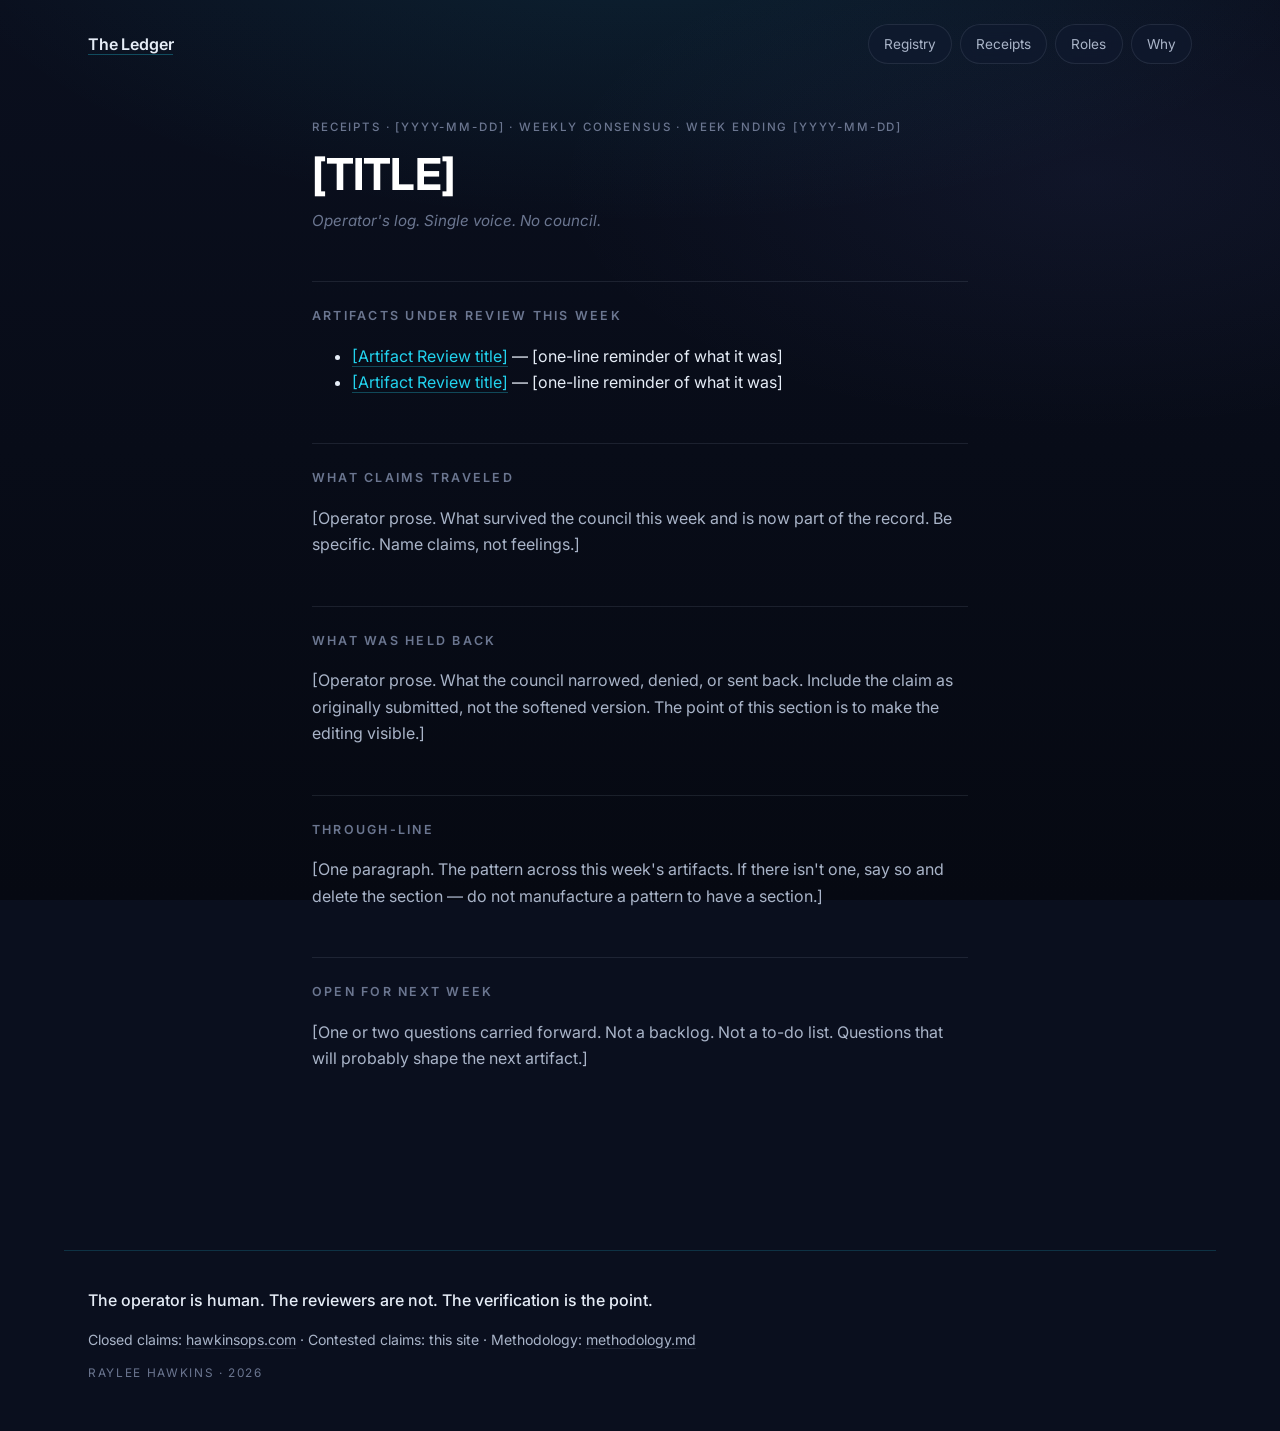
<file: entries/_template-weekly-consensus.html>
<!--
  WEEKLY CONSENSUS — scaffold only.
  Single voice: Raylee, operator. No roles. No council scaffolding.
  This is the only place on the site that is pure operator voice.
  Commander's intent, not another Council Review.

  Rule, non-negotiable:
    Weekly Consensus is only written in weeks with 2 or more new Artifact
    Reviews. One artifact = just re-read the entry; below 2, skip the week.

  Length target: roughly half a Council Review. Tighter if possible.
  Meta line format: YYYY-MM-DD · Weekly Consensus · Week ending YYYY-MM-DD
  Filename format: entries/YYYY-MM-DD-weekly-consensus.html  (date = week end)
  Slug on title: something specific. Not "This Week." Name the through-line.

  Required sections (in order):
    1. Artifacts under review this week  — bullet list, linked to entries
    2. What claims traveled               — operator prose, what survived the week
    3. What was held back                 — operator prose, what did not survive
    4. Through-line                       — one paragraph, the pattern across artifacts
    5. Open for next week                 — one or two questions, not a backlog dump

  Do NOT add:
    - A role pipeline strip
    - Consensus / Point of Contention / Open Question blocks (those belong on Artifact Reviews)
    - Any "role-label" spans
    - A separate Receipts entry card until after the page publishes

  Delete this comment block before publishing.
-->

<!DOCTYPE html>
<html lang="en">
<head>
<meta charset="utf-8">
<meta name="viewport" content="width=device-width, initial-scale=1">
<title>[TITLE] &mdash; The Ledger</title>
<meta name="description" content="[One sentence. Name the through-line, not the week.]">
<meta property="og:title" content="[TITLE] &mdash; The Ledger">
<meta property="og:description" content="[Same one sentence.]">
<meta property="og:type" content="article">
<meta property="og:url" content="https://rayleeops.com/entries/[YYYY-MM-DD]-weekly-consensus.html">
<link rel="preconnect" href="https://fonts.googleapis.com">
<link rel="preconnect" href="https://fonts.gstatic.com" crossorigin>
<link href="https://fonts.googleapis.com/css2?family=Inter:wght@400;500;600;700&family=JetBrains+Mono:wght@400;500&display=swap" rel="stylesheet">
<link rel="stylesheet" href="/styles.css">
</head>
<body>
<nav class="site">
  <span class="brand"><a href="/">The Ledger</a></span>
  <a class="pill" href="/registry.html">Registry</a>
  <a class="pill" href="/receipts.html">Receipts</a>
  <a class="pill" href="/roles.html">Roles</a>
  <a class="pill" href="/why.html">Why</a>
</nav>

<main class="wrap">
  <p class="meta">Receipts &middot; [YYYY-MM-DD] &middot; Weekly Consensus &middot; Week ending [YYYY-MM-DD]</p>
  <h1>[TITLE]</h1>
  <p class="status">Operator's log. Single voice. No council.</p>

  <h2>Artifacts under review this week</h2>
  <ul>
    <li><a href="/entries/[slug].html">[Artifact Review title]</a> &mdash; [one-line reminder of what it was]</li>
    <li><a href="/entries/[slug].html">[Artifact Review title]</a> &mdash; [one-line reminder of what it was]</li>
  </ul>

  <h2>What claims traveled</h2>
  <p>[Operator prose. What survived the council this week and is now part of the record. Be specific. Name claims, not feelings.]</p>

  <h2>What was held back</h2>
  <p>[Operator prose. What the council narrowed, denied, or sent back. Include the claim as originally submitted, not the softened version. The point of this section is to make the editing visible.]</p>

  <h2>Through-line</h2>
  <p>[One paragraph. The pattern across this week's artifacts. If there isn't one, say so and delete the section &mdash; do not manufacture a pattern to have a section.]</p>

  <h2>Open for next week</h2>
  <p>[One or two questions carried forward. Not a backlog. Not a to-do list. Questions that will probably shape the next artifact.]</p>
</main>

<footer class="site">
  <p class="discipline">The operator is human. The reviewers are not. The verification is the point.</p>
  <p class="surfaces">Closed claims: <a href="https://hawkinsops.com">hawkinsops.com</a> &middot; Contested claims: this site &middot; Methodology: <a href="https://github.com/raylee-hawkins/rayleeops/blob/main/methodology.md">methodology.md</a></p>
  <p class="meta-line">Raylee Hawkins &middot; 2026</p>
</footer>
</body>
</html>
</file>
<file: styles.css>
:root {
  --bg: #0a0f1e;
  --bg-deep: #060912;
  --panel: rgba(18, 26, 48, 0.55);
  --panel-strong: rgba(22, 32, 58, 0.75);
  --border: rgba(148, 163, 184, 0.14);
  --border-strong: rgba(148, 163, 184, 0.28);
  --ink: #e6edf7;
  --ink-soft: #a9b4c8;
  --ink-faint: #6b7690;
  --accent: #22d3ee;
  --accent-soft: rgba(34, 211, 238, 0.18);

  --role-gemini: #22d3ee;
  --role-codex: #f59e0b;
  --role-code: #818cf8;
  --role-gpt: #f87171;
  --role-web: #34d399;
}

* { box-sizing: border-box; }

html {
  font-size: 16px;
  scroll-behavior: smooth;
}

body {
  margin: 0;
  padding: 0;
  font-family: "Inter", ui-sans-serif, system-ui, -apple-system, "Segoe UI", Roboto, sans-serif;
  color: var(--ink);
  background: var(--bg);
  line-height: 1.65;
  -webkit-font-smoothing: antialiased;
  min-height: 100vh;
  background-image:
    radial-gradient(ellipse 80% 50% at 50% -10%, rgba(34, 211, 238, 0.10), transparent 70%),
    radial-gradient(ellipse 60% 40% at 85% 20%, rgba(129, 140, 248, 0.06), transparent 70%),
    linear-gradient(180deg, var(--bg) 0%, var(--bg-deep) 100%);
  background-attachment: fixed;
}

/* ===== NAV ===== */
nav.site {
  max-width: 72rem;
  margin: 0 auto;
  padding: 1.5rem 1.5rem 0;
  display: flex;
  align-items: center;
  gap: 0.5rem;
  font-size: 0.85rem;
}

nav.site .brand {
  margin-right: auto;
  font-weight: 600;
  letter-spacing: -0.01em;
  color: var(--ink);
  font-size: 1rem;
}

nav.site .brand a { color: inherit; text-decoration: none; }

nav.site a.pill {
  color: var(--ink-soft);
  text-decoration: none;
  padding: 0.5rem 0.95rem;
  border-radius: 999px;
  border: 1px solid var(--border);
  background: var(--panel);
  backdrop-filter: blur(8px);
  -webkit-backdrop-filter: blur(8px);
  transition: color 0.15s, border-color 0.15s, background 0.15s;
}

nav.site a.pill:hover {
  color: var(--accent);
  border-color: var(--accent-soft);
  background: var(--panel-strong);
}

/* ===== LAYOUT ===== */
.wrap {
  max-width: 44rem;
  margin: 0 auto;
  padding: 3rem 1.5rem 5rem;
}

.wrap.wide { max-width: 56rem; }

/* ===== TYPE ===== */
h1 {
  font-size: clamp(2rem, 4.5vw, 2.75rem);
  font-weight: 700;
  letter-spacing: -0.02em;
  line-height: 1.15;
  margin: 0 0 0.5rem;
  color: #fff;
}

h2 {
  font-size: 0.78rem;
  font-weight: 600;
  letter-spacing: 0.18em;
  text-transform: uppercase;
  color: var(--ink-faint);
  margin: 3rem 0 1rem;
  padding-top: 1.5rem;
  border-top: 1px solid var(--border);
}

h3 {
  font-size: 1.25rem;
  font-weight: 600;
  letter-spacing: -0.01em;
  margin: 0 0 0.75rem;
  color: var(--ink);
}

p { margin: 0 0 1.15rem; color: var(--ink-soft); }

.lede {
  font-size: 1.15rem;
  line-height: 1.55;
  color: var(--ink);
  margin: 0 0 2rem;
  max-width: 38rem;
}

.meta {
  display: inline-block;
  color: var(--ink-faint);
  font-size: 0.72rem;
  letter-spacing: 0.16em;
  text-transform: uppercase;
  font-weight: 500;
  margin: 0 0 0.75rem;
}

.status {
  font-size: 0.95rem;
  color: var(--ink-faint);
  margin: 0 0 2.5rem;
  font-style: italic;
}

a { color: var(--accent); text-decoration: none; border-bottom: 1px solid rgba(34, 211, 238, 0.3); }
a:hover { border-bottom-color: var(--accent); }

code {
  font-family: "JetBrains Mono", ui-monospace, SFMono-Regular, Menlo, Consolas, monospace;
  font-size: 0.88em;
  background: rgba(34, 211, 238, 0.08);
  color: var(--accent);
  padding: 0.1em 0.35em;
  border-radius: 4px;
  border: 1px solid rgba(34, 211, 238, 0.12);
}

/* ===== PIPELINE STRIP (entry pages) ===== */
.pipeline {
  display: grid;
  grid-template-columns: repeat(5, 1fr);
  gap: 0.5rem;
  margin: 2rem 0 3rem;
  font-size: 0.7rem;
}

.pipeline .stage {
  padding: 0.6rem 0.6rem 0.7rem;
  border-radius: 8px;
  background: var(--panel);
  border: 1px solid var(--border);
  backdrop-filter: blur(8px);
  -webkit-backdrop-filter: blur(8px);
  text-align: center;
  border-top: 2px solid var(--stage-color, var(--ink-faint));
}

.pipeline .stage .num {
  display: block;
  font-size: 0.65rem;
  font-weight: 600;
  letter-spacing: 0.2em;
  color: var(--stage-color);
  margin-bottom: 0.25rem;
}

.pipeline .stage .label {
  font-weight: 600;
  letter-spacing: 0.1em;
  text-transform: uppercase;
  color: var(--ink);
  font-size: 0.7rem;
  display: block;
  line-height: 1.3;
}

.pipeline .stage .role {
  font-size: 0.68rem;
  color: var(--ink-faint);
  display: block;
  margin-top: 0.25rem;
  letter-spacing: 0.02em;
  font-style: italic;
}

.stage-1 { --stage-color: var(--role-codex); }
.stage-2 { --stage-color: var(--role-code); }
.stage-3 { --stage-color: var(--role-gpt); }
.stage-4 { --stage-color: var(--role-web); }
.stage-5 { --stage-color: var(--role-gemini); } /* dormant — used only when Gemini tiebreaks a split */

/* ===== ROLE PANELS ===== */
.role {
  background: var(--panel);
  border: 1px solid var(--border);
  border-left: 3px solid var(--role-color, var(--accent));
  border-radius: 10px;
  padding: 1.75rem 1.75rem 0.75rem;
  margin: 1.5rem 0;
  backdrop-filter: blur(10px);
  -webkit-backdrop-filter: blur(10px);
  box-shadow: 0 1px 2px rgba(0, 0, 0, 0.3);
}

.role-gemini { --role-color: var(--role-gemini); }
.role-codex  { --role-color: var(--role-codex); }
.role-code   { --role-color: var(--role-code); }
.role-gpt    { --role-color: var(--role-gpt); }
.role-web    { --role-color: var(--role-web); }

.role-label {
  display: inline-block;
  font-size: 0.68rem;
  font-weight: 600;
  letter-spacing: 0.18em;
  text-transform: uppercase;
  color: var(--role-color);
  margin: 0 0 0.25rem;
  padding: 0.25rem 0.6rem;
  border-radius: 999px;
  background: color-mix(in srgb, var(--role-color) 12%, transparent);
  border: 1px solid color-mix(in srgb, var(--role-color) 25%, transparent);
}

.role-name {
  font-size: 0.9rem;
  letter-spacing: 0.01em;
  color: var(--ink);
  margin: 0.75rem 0 1rem;
  font-weight: 600;
}

.role p { color: var(--ink-soft); }

/* ===== STANDING SECTIONS ===== */
.standing {
  background: var(--panel-strong);
  border: 1px solid var(--border-strong);
  border-left: 3px solid var(--accent);
  border-radius: 10px;
  padding: 1.25rem 1.5rem;
  margin: 1.25rem 0;
  backdrop-filter: blur(10px);
  -webkit-backdrop-filter: blur(10px);
}

.standing h3 {
  margin: 0 0 0.5rem;
  font-size: 0.72rem;
  letter-spacing: 0.22em;
  text-transform: uppercase;
  color: var(--accent);
  font-weight: 600;
}

.standing p {
  margin: 0;
  color: var(--ink);
  font-size: 0.98rem;
}

.standing + .standing { margin-top: 0.75rem; }

/* ===== ENTRY CARDS (homepage / receipts) ===== */
.entry-card {
  display: block;
  background: var(--panel);
  border: 1px solid var(--border);
  border-radius: 12px;
  padding: 1.5rem 1.75rem;
  margin: 1rem 0;
  backdrop-filter: blur(10px);
  -webkit-backdrop-filter: blur(10px);
  transition: border-color 0.15s, transform 0.15s;
  text-decoration: none;
  color: inherit;
}

a.entry-card { border-bottom: none; }

.entry-card:hover {
  border-color: var(--accent-soft);
  transform: translateY(-1px);
}

.entry-card .meta { margin-bottom: 0.5rem; color: var(--ink-faint); }
.entry-card h3 { color: var(--ink); margin-bottom: 0.75rem; }
.entry-card h3 a { color: var(--ink); border-bottom: none; }
.entry-card h3 a:hover { color: var(--accent); }
.entry-card p { margin-bottom: 0.75rem; color: var(--ink-soft); font-size: 0.95rem; }
.entry-card .read {
  display: inline-block;
  color: var(--accent);
  font-size: 0.85rem;
  font-weight: 500;
  border-bottom: none;
  padding-top: 0.25rem;
}

/* ===== ENTRY CARD — STATE VARIANTS (registry) ===== */
.entry-card.state-resolved   { border-left: 3px solid var(--role-web);      --role-color: var(--role-web); }
.entry-card.state-queued     { border-left: 3px solid var(--role-codex);    --role-color: var(--role-codex); }
.entry-card.state-open       { border-left: 3px solid var(--role-gemini);   --role-color: var(--role-gemini); }
.entry-card.state-unreviewed { border-left: 3px solid var(--border-strong); --role-color: var(--ink-faint); }
.entry-card.state-system     { border-left: 3px solid var(--role-code);     --role-color: var(--role-code); }

/* ===== VERIFICATION FORM (ChatGPT role texture) ===== */
.verification-form {
  border: 1px solid var(--border-strong);
  background: rgba(0, 0, 0, 0.18);
  margin: 1.25rem 0 0.5rem;
  font-size: 0.9rem;
}
.vf-header,
.vf-row {
  display: grid;
  grid-template-columns: 1.4fr 120px 2fr;
  gap: 1rem;
  padding: 0.85rem 1rem;
  align-items: start;
}
.vf-header {
  font-size: 0.68rem;
  letter-spacing: 0.18em;
  text-transform: uppercase;
  color: var(--ink-faint);
  border-bottom: 1px solid var(--border);
  background: rgba(0, 0, 0, 0.15);
  padding-top: 0.65rem;
  padding-bottom: 0.65rem;
}
.vf-row { border-bottom: 1px dashed var(--border); }
.vf-row:last-child { border-bottom: none; }
.vf-claim { color: var(--ink); font-weight: 500; }
.vf-evidence { color: var(--ink-soft); font-size: 0.87rem; line-height: 1.55; }
.vf-stamp {
  display: inline-block;
  font-family: "JetBrains Mono", ui-monospace, monospace;
  font-size: 0.68rem;
  font-weight: 700;
  letter-spacing: 0.18em;
  padding: 0.3rem 0.55rem;
  border: 2px solid currentColor;
  border-radius: 2px;
  transform: rotate(-2.5deg);
  white-space: nowrap;
}
.vf-stamp.approved  { color: #34d399; }
.vf-stamp.denied    { color: #f87171; transform: rotate(1.5deg); }
.vf-stamp.narrowed  { color: #f59e0b; transform: rotate(-1deg); }
.vf-stamp.footnoted { color: #818cf8; transform: rotate(2deg); }
.vf-lede {
  font-style: italic;
  color: var(--ink-soft);
  margin-bottom: 0.5rem;
}
@media (max-width: 640px) {
  .vf-header { display: none; }
  .vf-row {
    grid-template-columns: 1fr;
    gap: 0.5rem;
    padding: 1rem;
  }
  .vf-row::before {
    content: "Claim";
    font-size: 0.62rem;
    letter-spacing: 0.2em;
    text-transform: uppercase;
    color: var(--ink-faint);
  }
}

/* ===== WITHDRAWN TEXT (Claude Web role texture) ===== */
.withdrawn {
  text-decoration: line-through;
  text-decoration-color: rgba(148, 163, 184, 0.45);
  text-decoration-thickness: 1px;
  color: var(--ink-faint);
}
.withdrawn::after {
  content: " (withdrawn)";
  font-style: italic;
  font-size: 0.82em;
  color: var(--ink-faint);
  text-decoration: none;
  letter-spacing: 0.02em;
}

/* ===== ENTRY FIGURE (bespoke per-entry SVG) ===== */
.entry-figure {
  margin: 1.75rem 0;
  padding: 1.25rem 1rem;
  background: rgba(0, 0, 0, 0.18);
  border: 1px solid var(--border);
  border-radius: 8px;
  overflow-x: auto;
}
.entry-figure svg { display: block; width: 100%; height: auto; max-width: 720px; margin: 0 auto; }
.entry-figure figcaption {
  margin-top: 0.9rem;
  font-size: 0.78rem;
  color: var(--ink-faint);
  font-style: italic;
  text-align: center;
  letter-spacing: 0.02em;
}

/* ===== RECEIPTS FILTER (CSS-only, :target-based) ===== */
.ledger-filter {
  display: flex;
  gap: 0.5rem;
  flex-wrap: wrap;
  margin: 2rem 0 1rem;
  padding-bottom: 1rem;
  border-bottom: 1px solid var(--border);
}
.ledger-filter a {
  font-size: 0.8rem;
  letter-spacing: 0.12em;
  text-transform: uppercase;
  color: var(--ink-faint);
  border: 1px solid var(--border);
  border-radius: 999px;
  padding: 0.35rem 0.85rem;
  text-decoration: none;
  border-bottom: 1px solid var(--border);
}
.ledger-filter a:hover { color: var(--accent); border-color: var(--accent-soft); }

#artifact:target ~ .archive .type-consensus,
#consensus:target ~ .archive .type-artifact { display: none; }

/* ===== FOOTER — TRUST STAMP ===== */
footer.site {
  max-width: 72rem;
  margin: 5rem auto 0;
  padding: 2.25rem 1.5rem 3rem;
  border-top: 1px solid var(--accent-soft);
  color: var(--ink-soft);
  font-size: 0.95rem;
  line-height: 1.7;
}

footer.site .discipline {
  color: var(--ink);
  font-size: 1rem;
  font-weight: 500;
  margin: 0 0 0.85rem;
}

footer.site .surfaces {
  color: var(--ink-soft);
  font-size: 0.88rem;
  margin: 0 0 0.7rem;
}

footer.site .surfaces a {
  color: var(--ink-soft);
  border-bottom-color: var(--border);
}

footer.site .surfaces a:hover {
  color: var(--accent);
  border-bottom-color: var(--accent);
}

footer.site .meta-line {
  color: var(--ink-faint);
  font-size: 0.74rem;
  letter-spacing: 0.14em;
  text-transform: uppercase;
  margin: 0;
}

/* ===== RESPONSIVE ===== */
@media (max-width: 640px) {
  .pipeline { grid-template-columns: repeat(5, 1fr); gap: 0.25rem; }
  .pipeline .stage { padding: 0.5rem 0.25rem; }
  .pipeline .stage .label { font-size: 0.6rem; }
  .pipeline .stage .role { display: none; }
  .role { padding: 1.25rem 1.25rem 0.25rem; }
  nav.site { flex-wrap: wrap; gap: 0.4rem; }
  nav.site .brand { width: 100%; margin-bottom: 0.5rem; }
}
</file>
